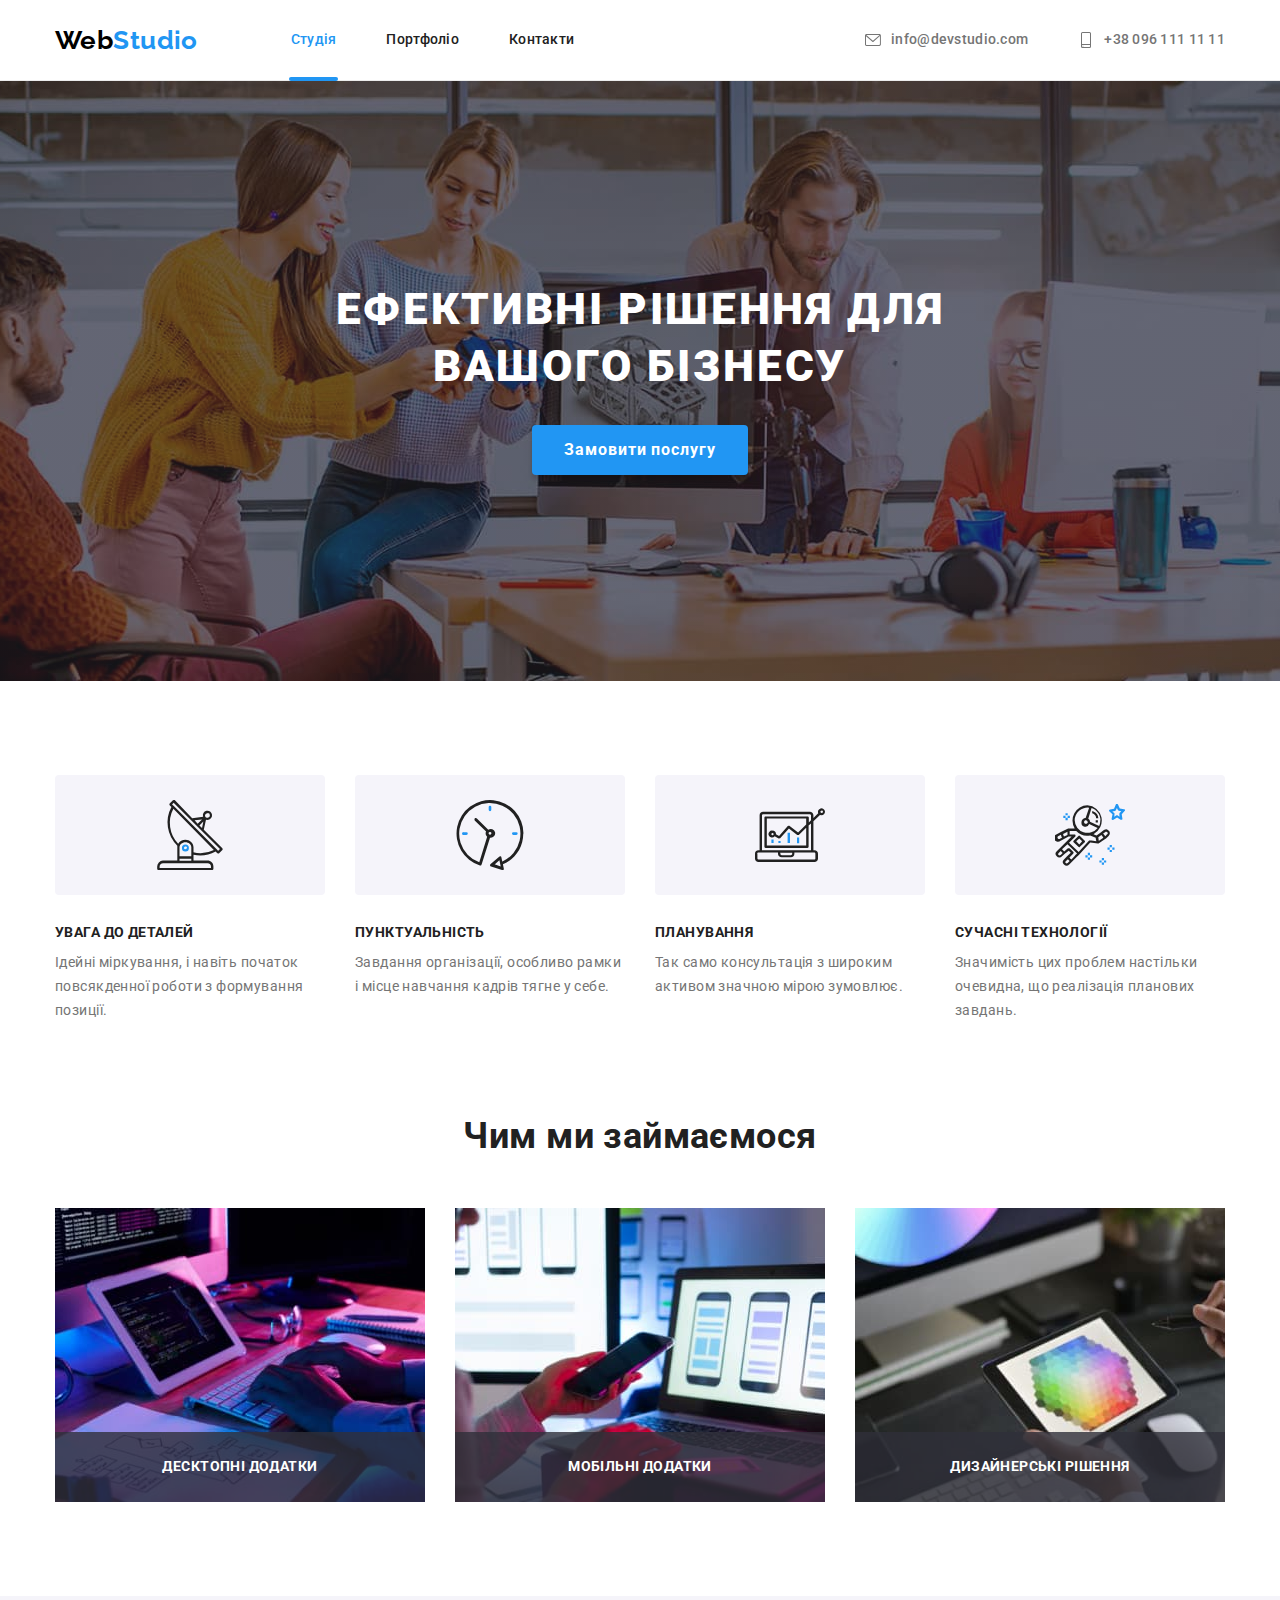
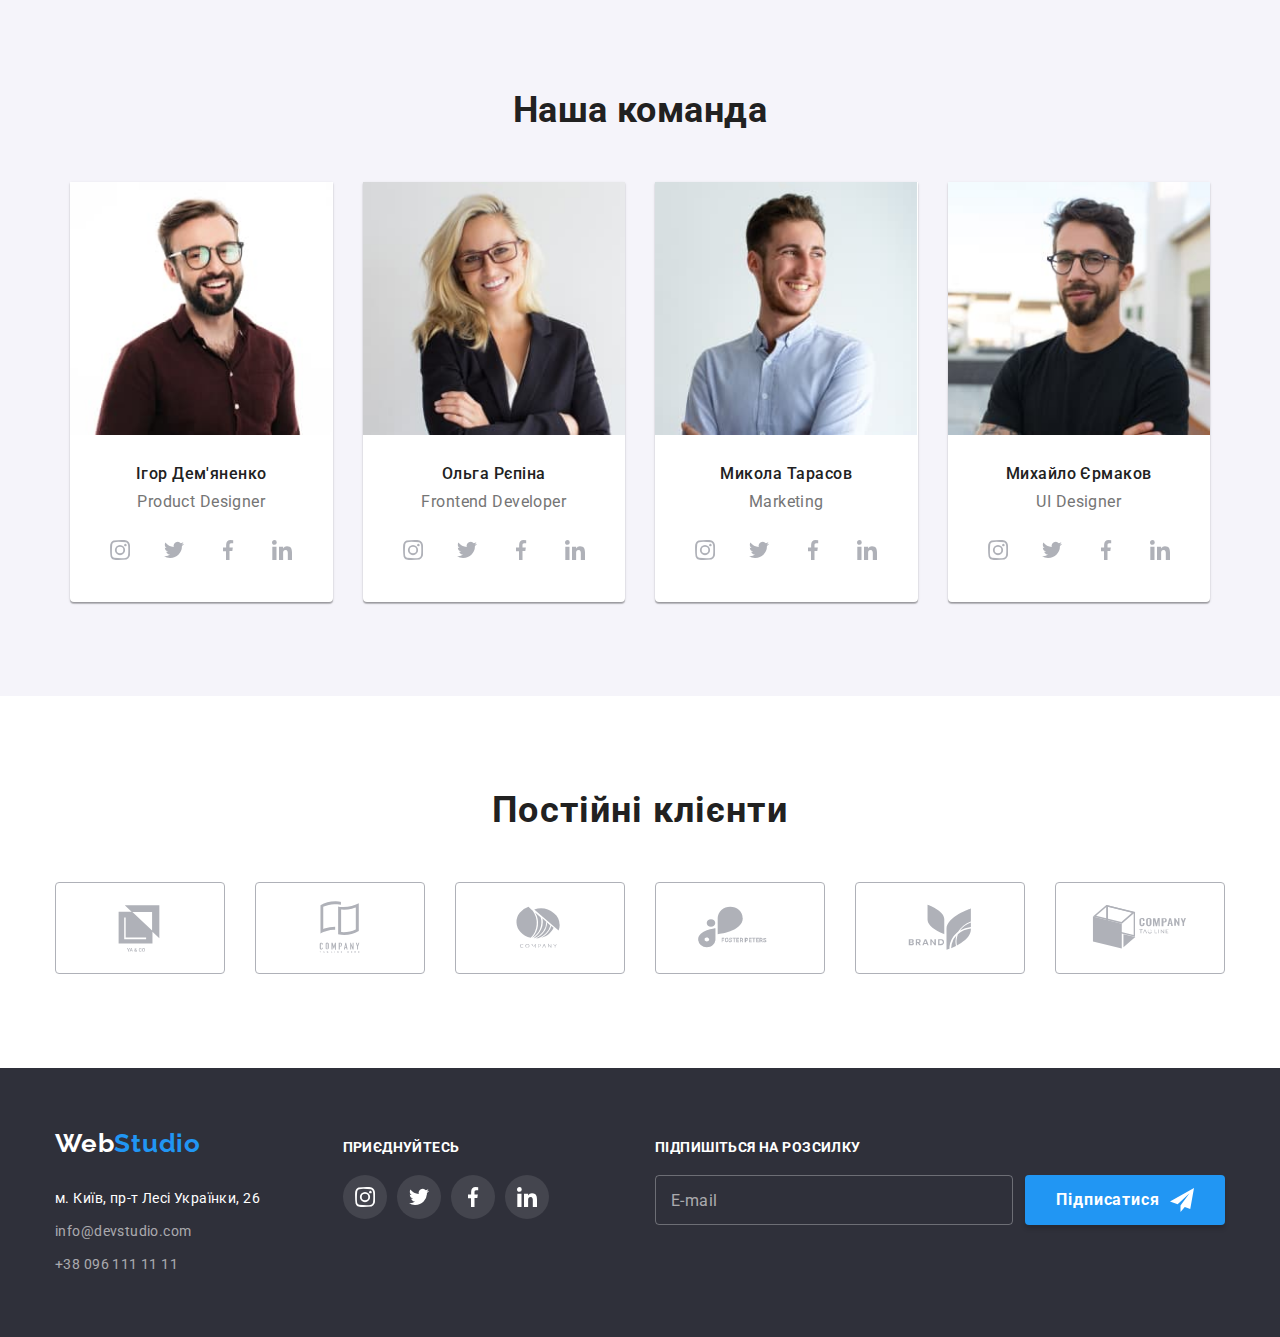
<file: index.html>
<!DOCTYPE html>
<html lang="uk">

<head>
  <meta charset="UTF-8" />
  <meta http-equiv="X-UA-Compatible" content="IE=edge" />
  <meta name="viewport" content="width=device-width, initial-scale=1.0" />
  <title>Document</title>
  <link href="https://fonts.googleapis.com/css2?family=Raleway:wght@700&family=Roboto:wght@400;500;700;900&display=swap"
    rel="stylesheet" />
  <link rel="stylesheet"
    href="https://cdnjs.cloudflare.com/ajax/libs/modern-normalize/1.1.0/modern-normalize.min.css" />

  <link rel="stylesheet" href="./css/styles.css" />
  <link rel="stylesheet" href="./css/main.min.css" />
</head>

<body>
  <header class="header">
    <div class="container header-nav">
      <nav class="nav">
        <a href="./index.html" class="nav__logo logo"><span class="nav__logo--web">Web</span>Studio</a>
        <ul class="nav__list">
          <li class="nav__item list"><a class="nav__link nav__link--active" href="./index.html">Студія</a>
          </li>
          <li class="nav__item list"><a class="nav__link" href="./portfolio.html">Портфоліо</a></li>
          <li class="nav__item list"><a class="nav__link" href="">Контакти</a></li>
        </ul>
      </nav>

      <ul class="contacts">
        <li class="contacts__item list">
          <a class="contacts__link" href="mailto:info@devstudio.com">
            <svg class="contacts__icon">
              <use href="./images/icons.svg#icon-email"></use>
            </svg>
            info@devstudio.com
          </a>
        </li>
        <li class="contacts__item list">
          <a class="contacts__link" href="tel:+380961111111">
            <svg class="contacts__icon">
              <use href="./images/icons.svg#icon-smartphone"></use>
            </svg>
            +38 096 111 11 11
          </a>
        </li>
      </ul>
    </div>

    <div class="container mobile-nav">
      <a href="./index.html" class="mobile-nav__logo logo"><span class="nav__logo--web">Web</span>Studio</a>
      <button type="button" class="mobile-nav__btn mobile-nav__btn--burger js-open-menu" aria-expanded="false"
        aria-controls="mobile-menu">
        <svg class="mobile-nav__icon" width="40" height="40">
          <use href="./images/icons.svg#icon-menu"></use>
        </svg>
      </button>
      <div class="mobile-nav__modal menu-container js-menu-container" id="mobile-menu">
        <ul class="mobile-nav__list mobile-menu">
          <li class="mobile-nav__item list">
            <a class="mobile-nav__link" href="./index.html">Студія</a>
          </li>
          <li class="mobile-nav__item list">
            <a class="mobile-nav__link" href="./portfolio.html">Портфоліо</a>
          </li>
          <li class="mobile-nav__item list">
            <a class="mobile-nav__link" href="#">Контакти</a>
          </li>
        </ul>
        <div class="mobile-nav__contacts tel-contacts">
          <ul class="tel-contacts__list">
            <li class="tel-contacts__item list">
              <a class="tel-contacts__link tel-contacts__link--tel" href="#">+38 096 111 11 11</a>
            </li>
            <li class="tel-contacts__item list">
              <a class="tel-contacts__link tel-contacts__link--mail" href="#">info@devstudio.com</a>
            </li>
          </ul>
          <ul class="tel-contacts__socials socials-nav">
            <li class="socials-nav__item list">
              <a class="socials-nav__link" href="#">Instagram</a>
            </li>
            <li class="socials-nav__item list">
              <a class="socials-nav__link" href="#">Twitter</a>
            </li>
            <li class="socials-nav__item list">
              <a class="socials-nav__link" href="#">Facebook</a>
            </li>
            <li class="socials-nav__item list">
              <a class="socials-nav__link" href="#">LinkedIn</a>
            </li>
          </ul>
        </div>

        <button type="button" class="mobile-nav__btn mobile-nav__btn--close js-close-menu">
          <svg class="mobile-nav__close-icon" width="40" height="40">
            <use href="./images/icons.svg#icon-closs"></use>
          </svg>
        </button>
      </div>
    </div>
  </header>

  <main>
    <section class="hero section">
      <div class="container">
        <h1 class="hero__text">Ефективні рішення для вашого бізнесу</h1>
        <button type="button" class="hero__button" data-modal-open>
          Замовити послугу
        </button>
      </div>
    </section>

    <section class="section no-pading">
      <div class="container benefits">
        <h2 class="visually-hidden">Переваги</h2>

        <ul class="benefits__box list">
          <li class="benefits__element">
            <div class="benefits__icons">
              <svg class="benefits__icon" width="70" height="70">
                <use href="./images/icons.svg#icon-nlo"></use>
              </svg>
            </div>
            <h3 class="benefits__name">Увага до деталей</h3>
            <p class="benefits__text">
              Ідейні міркування, і навіть початок повсякденної роботи з
              формування позиції.
            </p>
          </li>
          <li class="benefits__element">
            <div class="benefits__icons">
              <svg class="benefits__icon" width="70" height="70">
                <use href="./images/icons.svg#icon-clock"></use>
              </svg>
            </div>
            <h3 class="benefits__name">Пунктуальність</h3>
            <p class="benefits__text">
              Завдання організації, особливо рамки і місце навчання кадрів
              тягне у себе.
            </p>
          </li>
          <li class="benefits__element">
            <div class="benefits__icons">
              <svg class="benefits__icon" width="70" height="70">
                <use href="./images/icons.svg#icon-diagram"></use>
              </svg>
            </div>
            <h3 class="benefits__name">Планування</h3>
            <p class="benefits__text">
              Так само консультація з широким активом значною мірою зумовлює.
            </p>
          </li>
          <li class="benefits__element">
            <div class="benefits__icons">
              <svg class="benefits__icon" width="70" height="70">
                <use href="./images/icons.svg#icon-astronaut"></use>
              </svg>
            </div>
            <h3 class="benefits__name">Сучасні технології</h3>
            <p class="benefits__text">
              Значимість цих проблем настільки очевидна, що реалізація
              планових завдань.
            </p>
          </li>
        </ul>
      </div>
    </section>

    <section class="section ">
      <div class="container work">
        <h2 class="work__title">Чим ми займаємося</h2>
        <ul class="work__menu list">
          <li class="work__images">
            <img srcset="./images/work/work1.jpg 1x, ./images/work/work1@2x.jpg 2x" src="./images/work/work1.jpg"
              alt="процес програмування" width="370" height="294">
            <div class="work__text">Десктопні додатки</div>
          </li>
          <li class="work__images">
            <img srcset="./images/work/work2.jpg 1x, ./images/work/work2@2x.jpg 2x" src="./images/work/work2.jpg"
              alt="процес програмування" width="370" height="294">
            <div class="work__text">Мобільні додатки</div>
          </li>
          <li class="work__images">
            <img srcset="./images/work/work3.jpg 1x, ./images/work/work3@2x.jpg 2x" src="./images/work/work3.jpg"
              alt="процес програмування" width="370" height="294">
            <div class="work__text">Дизайнерські рішення</div>
          </li>
        </ul>
      </div>
    </section>

    <section class="team section">
      <div class="container">
        <h2 class="team__title">Наша команда</h2>

        <ul class="team__menu list">

          <li class="team__images">
            <picture>
              <source
                srcset="./images/team/product-designer-desctop.jpg 1x, ./images/team/product-designer-desctop@2x.jpg 2x"
                media="(min-width: 1200px)">
              <source
                srcset="./images/team/product-designer-tablet.jpg 1x, ./images/team/product-designer-tablet@2x.jpg 2x"
                media="(min-width: 768px)">
              <source
                srcset="./images/team/product-designer-mobile.jpg 1x, ./images/team/product-designer-mobile@2x.jpg 2x"
                media="(max-width: 767px)">
              <img class="team__image" src="./images/team/product-designer-mobile@2x.jpg" alt="фото Ігора Дем'яненко">
            </picture>
            <div class="team__box">
              <h3 class="team__name">Ігор Дем'яненко</h3>
              <p class="team__work">Product Designer</p>

              <div class="icons">
                <ul class="icons__box">
                  <li class="icons__images">
                    <a href="" class="icons__link">
                      <svg width="20" height="20">
                        <use href="./images/icons.svg#icon-instagram" class="o"></use>
                      </svg>
                    </a>
                  </li>
                  <li class="icons__images">
                    <a href="" class="icons__link">
                      <svg width="20" height="20">
                        <use href="./images/icons.svg#icon-twitter" class="o"></use>
                      </svg>
                    </a>
                  </li>
                  <li class="icons__images">
                    <a href="" class="icons__link">
                      <svg width="20" height="20">
                        <use href="./images/icons.svg#icon-facebook" class="o"></use>
                      </svg>
                    </a>
                  </li>
                  <li class="icons__images">
                    <a href="" class="icons__link">
                      <svg width="20" height="20">
                        <use href="./images/icons.svg#icon-linkedin" class="o"></use>
                      </svg>
                    </a>
                  </li>
                </ul>
              </div>
            </div>
          </li>
          <li class="team__images">
            <picture>
              <source
                srcset="./images/team/frontend-developer-desctop.jpg 1x, ./images/team/frontend-developer-desctop@2x.jpg 2x"
                media="(min-width: 1200px)">
              <source
                srcset="./images/team/frontend-developer-tablet.jpg 1x, ./images/team/frontend-developer-tablet@2x.jpg 2x"
                media="(min-width: 768px)">
              <source
                srcset="./images/team/frontend-developer-mobile.jpg 1x, ./images/team/frontend-developer-mobile@2x.jpg 2x"
                media="(max-width: 767px)">
              <img class="team__image" src="./images/team/frontend-developer-mobile@2x.jpg" alt="фото Ігора Дем'яненко">
            </picture>
            <div class="team__box">
              <h3 class="team__name">Ольга Рєпіна</h3>
              <p class="team__work">Frontend Developer</p>

              <div class="icons">
                <ul class="icons__box">
                  <li class="icons__images">
                    <a href="" class="icons__link">
                      <svg width="20" height="20">
                        <use href="./images/icons.svg#icon-instagram" class="o"></use>
                      </svg>
                    </a>
                  </li>
                  <li class="icons__images">
                    <a href="" class="icons__link">
                      <svg width="20" height="20">
                        <use href="./images/icons.svg#icon-twitter" class="o"></use>
                      </svg>
                    </a>
                  </li>
                  <li class="icons__images">
                    <a href="" class="icons__link">
                      <svg width="20" height="20">
                        <use href="./images/icons.svg#icon-facebook" class="o"></use>
                      </svg>
                    </a>
                  </li>
                  <li class="icons__images">
                    <a href="" class="icons__link">
                      <svg width="20" height="20">
                        <use href="./images/icons.svg#icon-linkedin" class="o"></use>
                      </svg>
                    </a>
                  </li>
                </ul>
              </div>
            </div>
          </li>
          <li class="team__images">
            <picture>
              <source srcset="./images/team/marketing-desctop.jpg 1x, ./images/team/marketing-desctop@2x.jpg 2x"
                media="(min-width: 1200px)">
              <source srcset="./images/team/marketingr-tablet.jpg 1x, ./images/team/marketing-tablet@2x.jpg 2x"
                media="(min-width: 768px)">
              <source srcset="./images/team/marketing-mobile.jpg 1x, ./images/team/marketing-mobile@2x.jpg 2x"
                media="(max-width: 767px)">
              <img class="team__image" src="./images/team/marketing-mobile@2x.jpg" alt="фото Ігора Дем'яненко">
            </picture>
            <div class="team__box">
              <h3 class="team__name">Микола Тарасов</h3>
              <p class="team__work">Marketing</p>
              <div class="icons">
                <ul class="icons__box">
                  <li class="icons__images">
                    <a href="" class="icons__link">
                      <svg width="20" height="20">
                        <use href="./images/icons.svg#icon-instagram" class="o"></use>
                      </svg>
                    </a>
                  </li>
                  <li class="icons__images">
                    <a href="" class="icons__link">
                      <svg width="20" height="20">
                        <use href="./images/icons.svg#icon-twitter" class="o"></use>
                      </svg>
                    </a>
                  </li>
                  <li class="icons__images">
                    <a href="" class="icons__link">
                      <svg width="20" height="20">
                        <use href="./images/icons.svg#icon-facebook" class="o"></use>
                      </svg>
                    </a>
                  </li>
                  <li class="icons__images">
                    <a href="" class="icons__link">
                      <svg width="20" height="20">
                        <use href="./images/icons.svg#icon-linkedin" class="o"></use>
                      </svg>
                    </a>
                  </li>
                </ul>
              </div>
            </div>
          </li>
          <li class="team__images">
            <picture>
              <source srcset="./images/team/designer-desctop.jpg 1x, ./images/team/designer-desctop@2x.jpg 2x"
                media="(min-width: 1200px)">
              <source srcset="./images/team/designer-tablet.jpg 1x, ./images/team/designer-tablet@2x.jpg 2x"
                media="(min-width: 768px)">
              <source srcset="./images/team/designer-mobile.jpg 1x, ./images/team/designer-mobile@2x.jpg 2x"
                media="(max-width: 767px)">
              <img class="team__image" src="./images/team/designer-mobile@2x.jpg" alt="фото Ігора Дем'яненко">
            </picture>
            <div class="team__box">
              <h3 class="team__name">Михайло Єрмаков</h3>
              <p class="team__work">UI Designer</p>

              <div class="icons">
                <ul class="icons__box">
                  <li class="icons__images">
                    <a href="" class="icons__link">
                      <svg width="20" height="20">
                        <use href="./images/icons.svg#icon-instagram" class="o"></use>
                      </svg>
                    </a>
                  </li>
                  <li class="icons__images">
                    <a href="" class="icons__link">
                      <svg width="20" height="20">
                        <use href="./images/icons.svg#icon-twitter" class="o"></use>
                      </svg>
                    </a>
                  </li>
                  <li class="icons__images">
                    <a href="" class="icons__link">
                      <svg width="20" height="20">
                        <use href="./images/icons.svg#icon-facebook" class="o"></use>
                      </svg>
                    </a>
                  </li>
                  <li class="icons__images">
                    <a href="" class="icons__link">
                      <svg width="20" height="20">
                        <use href="./images/icons.svg#icon-linkedin" class="o"></use>
                      </svg>
                    </a>
                  </li>
                </ul>
              </div>
            </div>
          </li>
        </ul>
      </div>
    </section>

    <section class="section">
      <div class="clients container">
        <h2 class="clients__title">Постійні клієнти</h2>
        <ul class="clients__box">
          <li class="clients__element list">
            <a class="clients__link" href="">
              <svg class="clients__icon" width="106" height="60">
                <use href="./images/icons.svg#icon-logo1"></use>
              </svg></a>
          </li>
          <li class="clients__element list">
            <a class="clients__link" href="">
              <svg class="clients__icon" width="106" height="60">
                <use href="./images/icons.svg#icon-logo2"></use>
              </svg></a>
          </li>
          <li class="clients__element list">
            <a class="clients__link" href="">
              <svg class="clients__icon" width="106" height="60">
                <use href="./images/icons.svg#icon-logo3"></use>
              </svg></a>
          </li>
          <li class="clients__element list">
            <a class="clients__link" href="">
              <svg class="clients__icon" width="106" height="60">
                <use href="./images/icons.svg#icon-logo4"></use>
              </svg></a>
          </li>
          <li class="clients__element list">
            <a class="clients__link" href="">
              <svg class="clients__icon" width="106" height="60">
                <use href="./images/icons.svg#icon-logo5"></use>
              </svg></a>
          </li>
          <li class="clients__element list">
            <a class="clients__link" href="">
              <svg class="clients__icon" width="106" height="60">
                <use href="./images/icons.svg#icon-logo6"></use>
              </svg></a>
          </li>
        </ul>
      </div>
    </section>
  </main>

  <footer class="footer">
    <div class="container footer__container">
      <div class="footer__logo">
        <a href="./index.html" class="footer__link logo"><span class="footer__web">Web</span>Studio</a>
        <address>
          <ul class="footer__adress list">
            <li class="footer__item">
              <a href="#" class="footer__map">м. Київ, пр-т Лесі Українки, 26</a>
            </li>
            <li class="footer__item">
              <a href="mailto:info@devstudio.com" class="footer__link-email">info@devstudio.com</a>
            </li>
            <li class="footer__item">
              <a href="tel:+380961111111" class="footer__link-tel">+38 096 111 11 11</a>
            </li>
          </ul>
        </address>
      </div>

      <div class="social-container">
        <p class="social__title">приєднуйтесь</p>

        <ul class="social">
          <li class="social__item">
            <a href="" class="social__link">
              <svg width="20" height="20">
                <use href="./images/icons.svg#icon-instagram" class="o"></use>
              </svg>
            </a>
          </li>
          <li class="social__item">
            <a href="" class="social__link">
              <svg width="20" height="20">
                <use href="./images/icons.svg#icon-twitter" class="o"></use>
              </svg>
            </a>
          </li>
          <li class="social__item">
            <a href="" class="social__link">
              <svg width="20" height="20">
                <use href="./images/icons.svg#icon-facebook" class="o"></use>
              </svg>
            </a>
          </li>
          <li class="social__item">
            <a href="" class="social__link">
              <svg width="20" height="20">
                <use href="./images/icons.svg#icon-linkedin" class="o"></use>
              </svg>
            </a>
          </li>
        </ul>
      </div>

      <div class="footer__form">
        <p class="footer__title">Підпишіться на розсилку</p>
        <form class="footer__box">
          <label for="E-mail" class="footer__label"></label>
          <input type="email" class="footer__input" name="E-mail" id="E-mail" placeholder="E-mail" />
          <button type="submit" class="footer__button">
            Підписатися
            <svg width="24" height="24">
              <use href="./images/icons.svg#icon-send" class="o"></use>
            </svg>
          </button>
        </form>
      </div>
    </div>
  </footer>

  <!-- модальне вікно -->
  <div class="backdrop is-hidden" data-modal>
    <div class="modal">
      <button class="modal__button" data-modal-close>
        <svg class="modal__icon">
          <use href="./images/icons.svg#icon-close"></use>
        </svg>
      </button>

      <form class="form">
        <p class="form__title">Залиште свої дані, ми вам передзвонимо</p>

        <div class="form__field">
          <label for="name" class="form__label">Ім'я</label>
          <div class="form__control">
            <input type="text" name="name" id="name" class="form__input" />
            <svg class="form__icon" width="12" height="12">
              <use href="./images/icons.svg#icon-person"></use>
            </svg>
          </div>
        </div>
        <div class="form__field">
          <label for="tel" class="form__label">Телефон</label>
          <div class="form__control">
            <input type="tel" name="tel" id="tel" class="form__input" />
            <svg class="form__icon" width="12" height="12">
              <use href="./images/icons.svg#icon-phone"></use>
            </svg>
          </div>
        </div>
        <div class="form__field">
          <label for="mail" class="form__label">Пошта</label>
          <div class="form__control">
            <input type="email" name="mail" id="mail" class="form__input" />
            <svg class="form__icon" width="12" height="12">
              <use href="./images/icons.svg#icon-email-black"></use>
            </svg>
          </div>
        </div>
        <div class="form__field">
          <label for="comment" class="form__label">Коментар</label>
          <textarea class="form__comment" name="comment" placeholder="Введіть текст" id="comment"></textarea>
        </div>

        <!-- /* Чекбокс */ -->
        <div class="checkbox">
          <label class="checkbox__label">
            <input class="checkbox__input" type="checkbox" name="checkbox" value="checkbox" id="checkbox" />
            <span class="checkbox__icon"></span>
            <span class="checkbox__icon--blue"></span>Погоджуюся з розсилкою
            та приймаю
            <a href="" class="checkbox__clic">Умови договору</a>
          </label>
        </div>
        <div>
          <button class="checkbox__button" type="submit">Відправити</button>
        </div>
      </form>
    </div>
  </div>
  <script src="./js/modal.js"></script>
  <script defer src="./js/mobile-menu.js"></script>
</body>

</html>
</file>
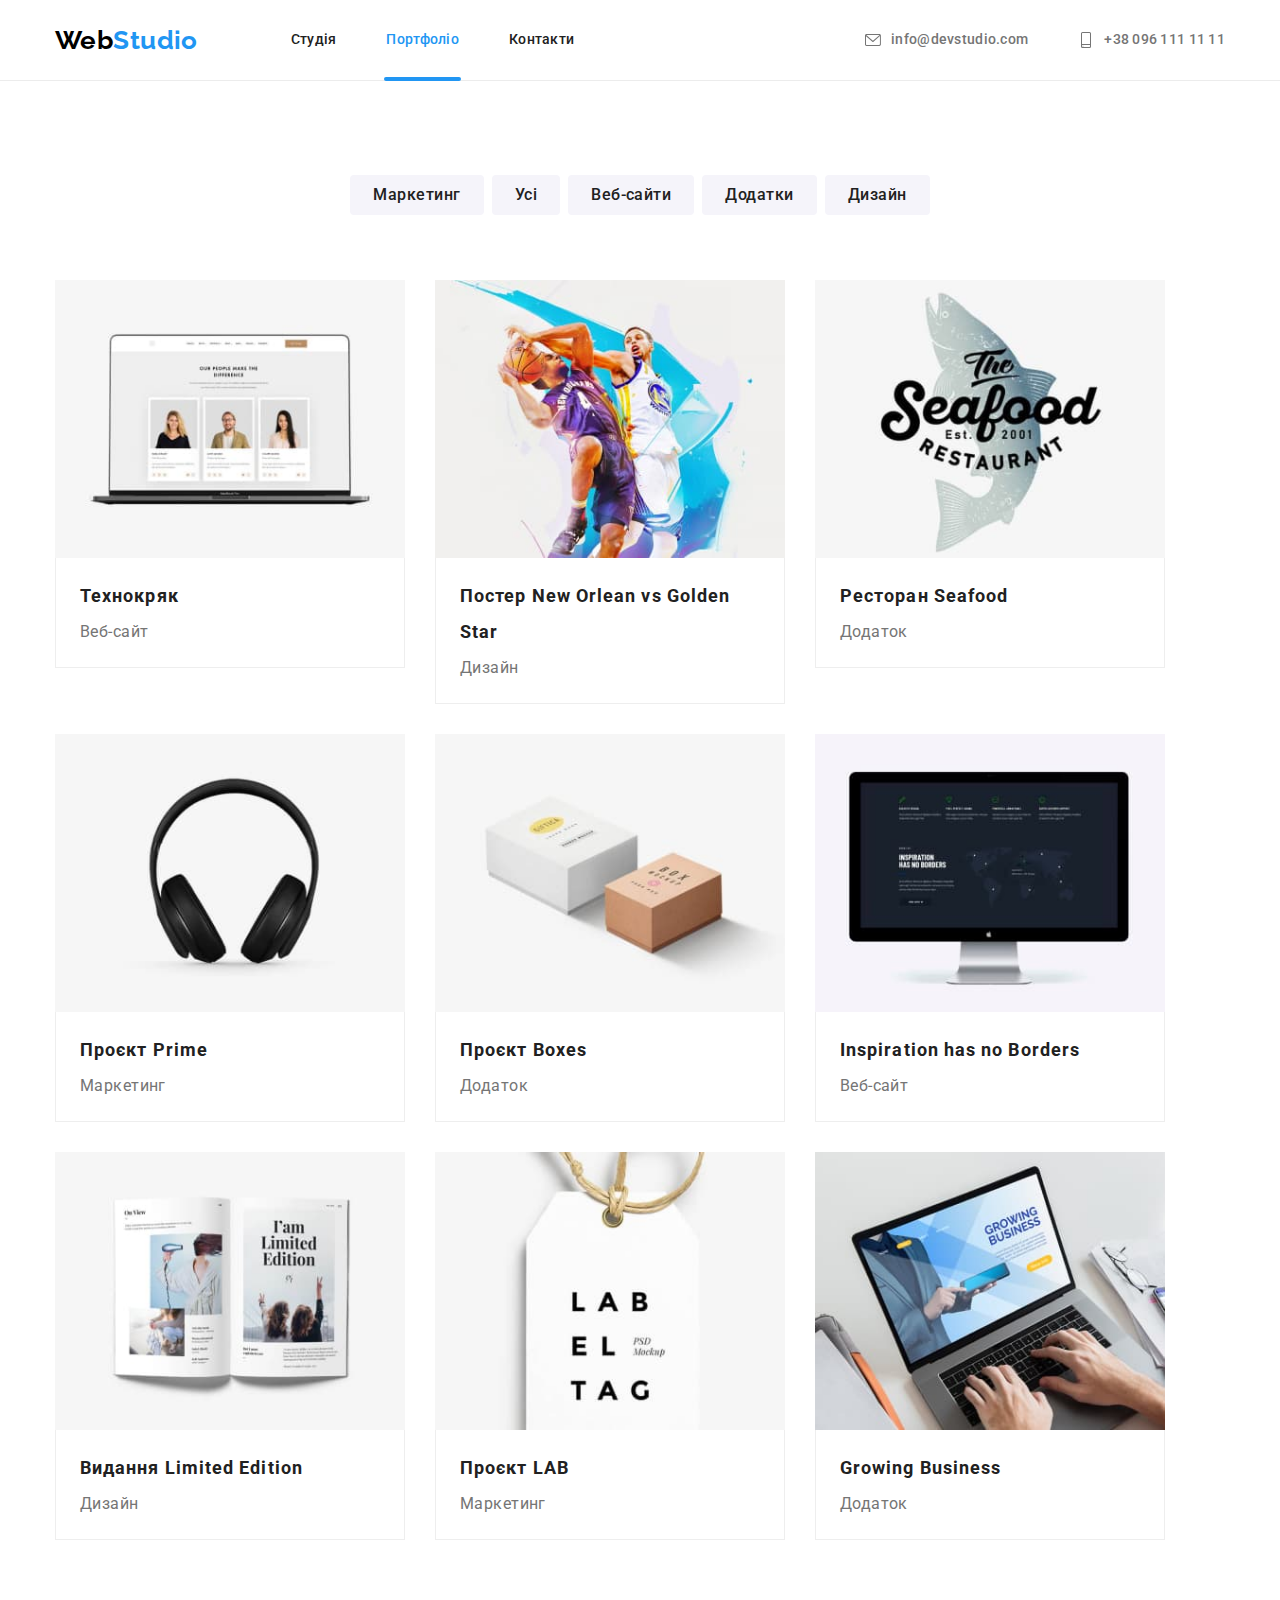
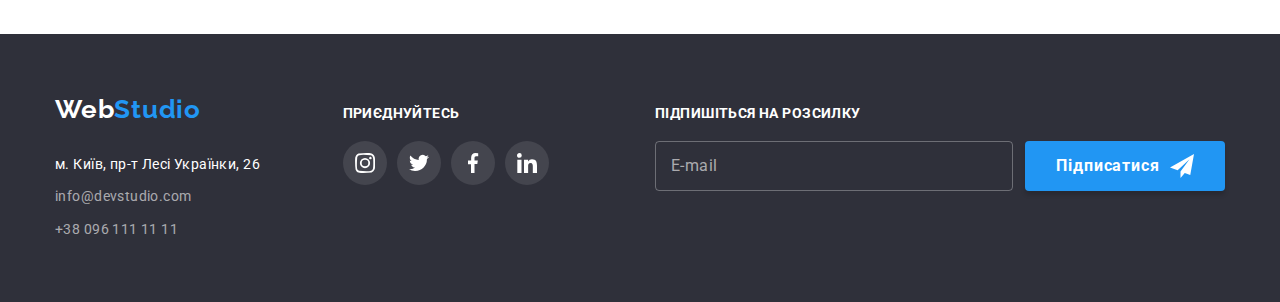
<file: portfolio.html>
<!DOCTYPE html>
<html lang="uk">

<head>
  <meta charset="UTF-8" />
  <meta http-equiv="X-UA-Compatible" content="IE=edge" />
  <meta name="viewport" content="width=device-width, initial-scale=1.0" />
  <title>Document</title>

  <link href="https://fonts.googleapis.com/css2?family=Raleway:wght@700&family=Roboto:wght@400;500;700;900&display=swap"
    rel="stylesheet" />

  <link rel="stylesheet"
    href="https://cdnjs.cloudflare.com/ajax/libs/modern-normalize/1.1.0/modern-normalize.min.css" />

  <link rel="stylesheet" href="./css/styles.css" />
  <link rel="stylesheet" href="./css/main.min.css">
</head>

<body>
  <header class="header">
    <div class="container header-nav">
      <nav class="nav">
        <a href="./index.html" class="nav__logo logo"><span class="nav__logo--web">Web</span>Studio</a>
        <ul class="nav__list">
          <li class="nav__item list"><a class="nav__link" href="./index.html">Студія</a>
          </li>
          <li class="nav__item list"><a class="nav__link nav__link--active" href="./portfolio.html">Портфоліо</a></li>
          <li class="nav__item list"><a class="nav__link" href="">Контакти</a></li>
        </ul>
      </nav>

      <ul class="contacts">
        <li class="contacts__item list">
          <a class="contacts__link" href="mailto:info@devstudio.com">
            <svg class="contacts__icon">
              <use href="./images/icons.svg#icon-email"></use>
            </svg>
            info@devstudio.com
          </a>
        </li>
        <li class="contacts__item list">
          <a class="contacts__link" href="tel:+380961111111">
            <svg class="contacts__icon">
              <use href="./images/icons.svg#icon-smartphone"></use>
            </svg>
            +38 096 111 11 11
          </a>
        </li>
      </ul>
    </div>

    <div class="container mobile-nav">
      <a href="./index.html" class="mobile-nav__logo logo"><span class="nav__logo--web">Web</span>Studio</a>
      <button type="button" class="mobile-nav__btn mobile-nav__btn--burger js-open-menu" aria-expanded="false"
        aria-controls="mobile-menu">
        <svg class="mobile-nav__icon" width="40" height="40">
          <use href="./images/icons.svg#icon-menu"></use>
        </svg>
      </button>
      <div class="mobile-nav__modal menu-container js-menu-container" id="mobile-menu">
        <ul class="mobile-nav__list mobile-menu">
          <li class="mobile-nav__item list">
            <a class="mobile-nav__link" href="./index.html">Студія</a>
          </li>
          <li class="mobile-nav__item list">
            <a class="mobile-nav__link" href="./portfolio.html">Портфоліо</a>
          </li>
          <li class="mobile-nav__item list">
            <a class="mobile-nav__link" href="#">Контакти</a>
          </li>
        </ul>
        <div class="mobile-nav__contacts tel-contacts">
          <ul class="tel-contacts__list">
            <li class="tel-contacts__item list">
              <a class="tel-contacts__link tel-contacts__link--tel" href="#">+38 096 111 11 11</a>
            </li>
            <li class="tel-contacts__item list">
              <a class="tel-contacts__link tel-contacts__link--mail" href="#">info@devstudio.com</a>
            </li>
          </ul>
          <ul class="tel-contacts__socials socials-nav">
            <li class="socials-nav__item list">
              <a class="socials-nav__link" href="#">Instagram</a>
            </li>
            <li class="socials-nav__item list">
              <a class="socials-nav__link" href="#">Twitter</a>
            </li>
            <li class="socials-nav__item list">
              <a class="socials-nav__link" href="#">Facebook</a>
            </li>
            <li class="socials-nav__item list">
              <a class="socials-nav__link" href="#">LinkedIn</a>
            </li>
          </ul>
        </div>

        <button type="button" class="mobile-nav__btn mobile-nav__btn--close js-close-menu">
          <svg class="mobile-nav__close-icon" width="40" height="40">
            <use href="./images/icons.svg#icon-closs"></use>
          </svg>
        </button>
      </div>
    </div>
  </header>

  <main>
    <section class="section">
      <div class="container">
        <h1 class="visually-hidden">Портфоліо</h1>
        <ul class="portfolio list">
          <li class="portfolio__item">
            <button type="button" class="portfolio__button">Усі</button>
          </li>
          <li class="portfolio__item">
            <button type="button" class="portfolio__button">Веб-сайти</button>
          </li>
          <li class="portfolio__item">
            <button type="button" class="portfolio__button">Додатки</button>
          </li>
          <li class="portfolio__item">
            <button type="button" class="portfolio__button">Дизайн</button>
          </li>
          <li class="portfolio__item">
            <button type="button" class="portfolio__button">Маркетинг</button>
          </li>
        </ul>

        <ul class="portfolio__box list">
          <li class="portfolio__element">
            <a href="">
              <div class="portfolio__thumb">
                <img src="./images/portfolio1.jpg" alt="web-site" width="370" height="294" />
                <div class="portfolio__name">
                  <p class="portfolio__text">
                    Ресурс пропонує комплексні пропозиції з різним рівнем
                    функціоналу та сервісів. Все це дозволить відвідувачу
                    отримати вичерпні відомості про компанію чи приватну
                    особу.
                  </p>
                </div>
              </div>
              <div class="portfolio__container">
                <h2 class="portfolio__title">Технокряк</h2>
                <p class="portfolio__info">Веб-сайт</p>
              </div>
            </a>
          </li>
          <li class="portfolio__element">
            <a href="">
              <div class="portfolio__thumb">
                <img src="./images/portfolio2.jpg" alt="design" width="370" height="294" />
                <div class="portfolio__name">
                  <p class="portfolio__text">
                    Ресурс пропонує комплексні пропозиції з різним рівнем
                    функціоналу та сервісів. Все це дозволить відвідувачу
                    отримати вичерпні відомості про компанію чи приватну
                    особу.
                  </p>
                </div>
              </div>
              <div class="portfolio__container">
                <h2 class="portfolio__title">Постер New Orlean vs Golden Star</h2>
                <p class="portfolio__info">Дизайн</p>
              </div>
            </a>
          </li>
          <li class="portfolio__element">
            <a href="">
              <div class="portfolio__thumb">
                <img src="./images/portfolio3.jpg" alt="addition" width="370" height="294" />
                <div class="portfolio__name">
                  <p class="portfolio__text">
                    Ресурс пропонує комплексні пропозиції з різним рівнем
                    функціоналу та сервісів. Все це дозволить відвідувачу
                    отримати вичерпні відомості про компанію чи приватну
                    особу.
                  </p>
                </div>
              </div>
              <div class="portfolio__container">
                <h2 class="portfolio__title">Ресторан Seafood</h2>
                <p class="portfolio__info">Додаток</p>
              </div>
            </a>
          </li>
          <li class="portfolio__element">
            <a href="">
              <div class="portfolio__thumb">
                <img src="./images/portfolio4.jpg" alt="marketing" width="370" height="294" />
                <div class="portfolio__name">
                  <p class="portfolio__text">
                    Ресурс пропонує комплексні пропозиції з різним рівнем
                    функціоналу та сервісів. Все це дозволить відвідувачу
                    отримати вичерпні відомості про компанію чи приватну
                    особу.
                  </p>
                </div>
              </div>
              <div class="portfolio__container">
                <h2 class="portfolio__title">Проєкт Prime</h2>
                <p class="portfolio__info">Маркетинг</p>
              </div>
            </a>
          </li>
          <li class="portfolio__element">
            <a href="">
              <div class="portfolio__thumb">
                <img src="./images/portfolio5.jpg" alt="addition" width="370" height="294" />
                <div class="portfolio__name">
                  <p class="portfolio__text">
                    Ресурс пропонує комплексні пропозиції з різним рівнем
                    функціоналу та сервісів. Все це дозволить відвідувачу
                    отримати вичерпні відомості про компанію чи приватну
                    особу.
                  </p>
                </div>
              </div>
              <div class="portfolio__container">
                <h2 class="portfolio__title">Проєкт Boxes</h2>
                <p class="portfolio__info">Додаток</p>
              </div>
            </a>
          </li>
          <li class="portfolio__element">
            <a href="">
              <div class="portfolio__thumb">
                <img src="./images/portfolio6.jpg" alt="web-site" width="370" height="294" />
                <div class="portfolio__name">
                  <p class="portfolio__text">
                    Ресурс пропонує комплексні пропозиції з різним рівнем
                    функціоналу та сервісів. Все це дозволить відвідувачу
                    отримати вичерпні відомості про компанію чи приватну
                    особу.
                  </p>
                </div>
              </div>
              <div class="portfolio__container">
                <h2 class="portfolio__title">Inspiration has no Borders</h2>
                <p class="portfolio__info">Веб-сайт</p>
              </div>
            </a>
          </li>
          <li class="portfolio__element">
            <a href="">
              <div class="portfolio__thumb">
                <img src="./images/portfolio7.jpg" alt="design" width="370" height="294" />
                <div class="portfolio__name">
                  <p class="portfolio__text">
                    Ресурс пропонує комплексні пропозиції з різним рівнем
                    функціоналу та сервісів. Все це дозволить відвідувачу
                    отримати вичерпні відомості про компанію чи приватну
                    особу.
                  </p>
                </div>
              </div>
              <div class="portfolio__container">
                <h2 class="portfolio__title">Видання Limited Edition</h2>
                <p class="portfolio__info">Дизайн</p>
              </div>
            </a>
          </li>
          <li class="portfolio__element">
            <a href="">
              <div class="portfolio__thumb">
                <img src="./images/portfolio8.jpg" alt="marketing" width="370" height="294" />
                <div class="portfolio__name">
                  <p class="portfolio__text">
                    Ресурс пропонує комплексні пропозиції з різним рівнем
                    функціоналу та сервісів. Все це дозволить відвідувачу
                    отримати вичерпні відомості про компанію чи приватну
                    особу.
                  </p>
                </div>
              </div>
              <div class="portfolio__container">
                <h2 class="portfolio__title">Проєкт LAB</h2>
                <p class="portfolio__info">Маркетинг</p>
              </div>
            </a>
          </li>
          <li class="portfolio__element">
            <a href="">
              <div class="portfolio__thumb">
                <img src="./images/portfolio9.jpg" alt="addition" width="370" height="294" />
                <div class="portfolio__name">
                  <p class="portfolio__text">
                    Ресурс пропонує комплексні пропозиції з різним рівнем
                    функціоналу та сервісів. Все це дозволить відвідувачу
                    отримати вичерпні відомості про компанію чи приватну
                    особу.
                  </p>
                </div>
              </div>
              <div class="portfolio__container">
                <h2 class="portfolio__title">Growing Business</h2>
                <p class="portfolio__info">Додаток</p>
              </div>
            </a>
          </li>
        </ul>
      </div>
    </section>
  </main>

  <footer class="footer">
    <div class="container footer__container">
      <div class="footer__logo">
        <a href="./index.html" class="footer__link logo"><span class="footer__web">Web</span>Studio</a>
        <address>
          <ul class="footer__adress list">
            <li class="footer__item">
              <a href="#" class="footer__map">м. Київ, пр-т Лесі Українки, 26</a>
            </li>
            <li class="footer__item">
              <a href="mailto:info@devstudio.com" class="footer__link-email">info@devstudio.com</a>
            </li>
            <li class="footer__item">
              <a href="tel:+380961111111" class="footer__link-tel">+38 096 111 11 11</a>
            </li>
          </ul>
        </address>
      </div>

      <div class="social-container">
        <p class="social__title">приєднуйтесь</p>

        <ul class="social">
          <li class="social__item">
            <a href="" class="social__link">
              <svg width="20" height="20">
                <use href="./images/icons.svg#icon-instagram" class="o"></use>
              </svg>
            </a>
          </li>
          <li class="social__item">
            <a href="" class="social__link">
              <svg width="20" height="20">
                <use href="./images/icons.svg#icon-twitter" class="o"></use>
              </svg>
            </a>
          </li>
          <li class="social__item">
            <a href="" class="social__link">
              <svg width="20" height="20">
                <use href="./images/icons.svg#icon-facebook" class="o"></use>
              </svg>
            </a>
          </li>
          <li class="social__item">
            <a href="" class="social__link">
              <svg width="20" height="20">
                <use href="./images/icons.svg#icon-linkedin" class="o"></use>
              </svg>
            </a>
          </li>
        </ul>
      </div>

      <div class="footer__form">
        <p class="footer__title">Підпишіться на розсилку</p>
        <form class="footer__box">
          <label for="E-mail" class="footer__label"></label>
          <input type="email" class="footer__input" name="E-mail" id="E-mail" placeholder="E-mail" />
          <button type="submit" class="footer__button">Підписатися
            <svg width="24" height="24">
              <use href="./images/icons.svg#icon-send" class="o"></use>
            </svg></button>
        </form>
      </div>
    </div>
  </footer>
  <script src="./js/modal.js"></script>
  <script defer src="./js/mobile-menu.js"></script>
</body>

</html>
</file>
<file: css/styles.css>
/* html {
  box-sizing: border-box;
}
*,
*::before,
*::after {
  box-sizing: inherit;
}
h1,
h2,
h3,
h4,
h5,
h6,
ul,
p {
  margin: 0;
}
ul {
  padding: 0;
}
img {
  display: block;
  max-width: 100%;
  height: auto;
}
a {
  text-decoration: none;
  color: inherit;
}
:root {
  --background-color: #ffffff;
  --brand-color: #2f303a;
  --button-color: #2196f3;
  --text-color: #212121;
  --second-text: #757575;
  --animation-name: #f5f4fa;
  --button-activ: #188ce8;
  --background-color-hero: #c4c4c4;
  --icons: #afb1b8;
}

body {
  background-color: var(--background-color);
  color: var(--second-text);
  font-family: Roboto, sans-serif;
  font-size: 14px;
  letter-spacing: 0.03em;
}
.container {
  width: 1200px;
  padding-left: 15px;
  padding-right: 15px;
  margin-left: auto;
  margin-right: auto;
}
.section {
  padding-top: 94px;
  padding-bottom: 94px;
}
.list {
  list-style: none;
  padding: 0;
  margin: 0;
}
.no-pading {
  padding-bottom: 0;
} */

/* Шапка */
/* .main-nav {
  display: flex;
  align-items: center;
}
.logo {
  padding-top: 24px;
  padding-bottom: 25px;
  font-family: Raleway, sans-serif;
  font-weight: 700;
  font-size: 26px;
  line-height: 1.19;
}
.web {
  color: var(--button-color);
}
.studio {
  color: var(--text-color);
} */
/* Навігації */
/* .site-nav {
  display: flex;
  margin-left: 93px;
}
.site-nav .item {
  position: relative;
}
.site-nav .item + .item {
  margin-left: 50px;
}
.site-nav .link {
  display: block;
  padding-top: 32px;
  padding-bottom: 32px;
  color: var(--text-color);

  font-weight: 500;
  line-height: 1.14;
  letter-spacing: 0.02em;

  transition: color 250ms cubic-bezier(0.4, 0, 0.2, 1);
}
.site-nav .link.current {
  color: var(--button-color);
}
.site-nav .link:hover,
.site-nav .link:focus {
  color: var(--button-color);
}
.active::after {
  content: "";
  display: inline-block;
  position: absolute;
  width: 100%;
  height: 4px;
  left: 0;
  bottom: 0;
  margin-top: 28px;

  background: #2196f3;
  border-radius: 2px;
} */

/* Контакти */
/* .auth-nav {
  display: flex;
  margin-left: auto;
  line-height: 16px;
  font-size: 14px;
  align-items: center;
}
.auth-nav .item + .item {
  margin-left: 50px;
}
.icon-emeil {
  margin-right: 10px;
}
.icon-smartphone {
  margin-right: 10px;
}
.auth-nav .info {
  display: flex;
  align-items: center;
  font-weight: 500;
  line-height: 1.14;
  letter-spacing: 0.02em;
}
.info {
  color: var(--second-text);
  fill: var(--second-text);

  transition: color 250ms cubic-bezier(0.4, 0, 0.2, 1);
}
.info:hover,
.info:focus {
  color: var(--button-color);
  fill: var(--button-color);
} */

/* Герой */
/* .hero {
  padding: 200px 0 200px 0;
  max-width: 1600px;
  height: 600px;
  margin-left: auto;
  margin-right: auto;
  background: var(--background-color-hero);
  background-image: linear-gradient(
      to right,
      rgba(40, 48, 58, 0.4),
      rgba(47, 48, 58, 0.4)
    ),
    url(../images/Imgfon.jpg);
  background-repeat: no-repeat;
  background-position: center;
  background-size: auto;
}

.hero-title {
  text-align: center;
  color: var(--background-color);
  font-size: 44px;
  line-height: 1.36;
  letter-spacing: 0.06em;
  text-transform: uppercase;
  font-weight: 900;
  margin: 0 auto 30px;
  width: 696px;
}

.button-primary {
  display: flex;
  text-align: center;
  flex-direction: column;
  justify-content: center;
  align-items: center;
  cursor: pointer;

  font-weight: 700;
  font-size: 16px;
  line-height: 1.88;
  letter-spacing: 0.06em;
  box-shadow: 0px 4px 4px rgba(0, 0, 0, 0.15);
  border-radius: 4px;
  border: none;
  width: 216px;
  height: 50px;
  margin: auto;
  padding: 0;

  color: var(--background-color);
  background-color: var(--button-color);

  transition: background-color 250ms cubic-bezier(0.4, 0, 0.2, 1),
    color 250ms cubic-bezier(0.4, 0, 0.2, 1);
}

.button-primary:hover,
.button-primary:focus {
  background-color: var(--button-activ);
} */

/* Секції */
/* .visually-hidden {
  position: absolute;
  width: 1px;
  height: 1px;
  margin: -1px;
  border: 0;
  padding: 0;

  white-space: nowrap;
  clip-path: inset(100%);
  clip: rect(0 0 0 0);
  overflow: hidden;
} */
/* Список переваг */
/* .feature-list {
  display: flex;
  flex-wrap: wrap;
  column-gap: 30px;
}
.feature-list > .distributed {
  flex-basis: calc((100% - 90px) / 4);
}
.feature-list .title {
  margin-bottom: 10px;

  color: var(--text-color);
  font-weight: 700;
  line-height: 1.14;
  font-size: 14px;
  text-transform: uppercase;
}
.feature-list .desc {
  line-height: 1.71;
} */
/* Іконки перваг */
/* .icon-element {
  display: flex;
  align-items: center;
  justify-content: center;
  width: 270px;
  height: 120px;
  border-radius: 4px;
  margin-bottom: 30px;
  background-color: var(--animation-name);
}
.icon-header-mail {
  display: flex;
  justify-content: center;
}
.icon-header-mail:not(:last-child) {
  margin-right: 30px;
} */

/* Чим займаємось */
/* .img {
  display: flex;
  flex-wrap: wrap;
  column-gap: 30px;
}
.img > .picture {
  flex-basis: calc((100% - 60px) / 3);
}
.img .picture {
  position: relative;
}
.rubric {
  margin-bottom: 50px;

  color: var(--text-color);
  font-weight: 700;
  font-size: 36px;
  line-height: 1.16;
  text-align: center;
}

.work-section__text {
  position: absolute;
  display: flex;
  justify-content: center;
  bottom: 0;
  align-items: center;

  width: 370px;
  height: 70px;
  background: rgba(47, 48, 58, 0.8);

  font-weight: 700;
  font-size: 14px;
  line-height: 1.14;
  letter-spacing: 0.03em;
  text-transform: uppercase;
  color: var(--background-color);
} */

/* Команда */
/* .team-section {
  background: var(--animation-name);
}
.items {
  display: flex;
  flex-wrap: wrap;
  column-gap: 30px;
}
.items > .foto {
  flex-basis: calc((100% - 90px) / 4);

  background-color: var(--background-color);
  box-shadow: 0px 1px 3px rgba(0, 0, 0, 0.12), 0px 1px 1px rgba(0, 0, 0, 0.14),
    0px 2px 1px rgba(0, 0, 0, 0.2);
  border-radius: 0px 0px 4px 4px;
}
.foto > .foto-desc {
  padding: 30px 0;
}
.team-section .rubric {
  margin-bottom: 50px;

  color: var(--text-color);
  font-weight: 700;
  font-size: 36px;
  line-height: 1.16;
  text-align: center;
}
.team-section .name {
  margin-bottom: 10px;
  color: var(--text-color);
  font-weight: 500;
  font-size: 16px;
  line-height: 1.18;
  text-align: center;
}
.team-section .subtitle {
  font-size: 16px;
  line-height: 1.18;
  text-align: center;
} */

/* іконки соцмереж */
/* .icon-wrapper {
  display: flex;
  align-items: center;
  justify-content: center;
  padding-top: 16px;
}
.card-link {
  display: flex;
  justify-content: center;
}
.link-icon-list {
  list-style-type: none;
}
.link-social-icon {
  display: flex;
  justify-content: center;
  align-items: center;
  width: 44px;
  height: 44px;
  fill: var(--icons);
  cursor: pointer;
  background-color: var(--background-color);
  border-radius: 50%;

  transition: background-color 250ms cubic-bezier(0.4, 0, 0.2, 1),
    fill 250ms cubic-bezier(0.4, 0, 0.2, 1);
}
.link-social-icon:hover,
.link-social-icon:focus {
  fill: var(--background-color);
  background-color: var(--button-color);
  border-radius: 50%;
}
.link-icon-list:not(:last-child) {
  margin-right: 10px;
} */

/* Постійні клієнти ІКОНКИ */
/* .section-clients .section-title {
  margin-bottom: 50px;
  font-weight: 700;
  font-size: 36px;
  line-height: 1.16;
  text-align: center;
  letter-spacing: 0.03em;
  color: var(--text-color);
}
.list-icon {
  display: flex;
  justify-content: center;
}
.item-icon {
  display: flex;
  justify-content: center;
  align-items: baseline;
}
.item-icon:not(:last-child) {
  margin-right: 30px;
}
.link-icon {
  display: flex;
  justify-content: center;
  align-items: center;
  width: 170px;
  height: 92px;
  border: 1px solid var(--icons);
  border-radius: 4px;
  fill: var(--icons);

  transition: border 250ms cubic-bezier(0.4, 0, 0.2, 1),
    fill 250ms cubic-bezier(0.4, 0, 0.2, 1);
}
.link-icon:hover,
.link-icon:focus {
  fill: var(--button-color);
  border-color: var(--button-color);
} */

/* Футер Лого*/
/* .footer {
  background: var(--brand-color);
  height: 252px;
  padding: 60px 0 60px 0;
}
.footer .list-div {
  display: flex;
  align-items: baseline;
  justify-content: space-between;
}
.link-wrapper {
  margin-right: 70px;
}
.logo-f {
  display: flex;
  margin-bottom: 20px;

  font-family: Raleway, sans-serif;
  font-weight: 700;
  font-size: 26px;
  line-height: 1.19;
}
.web-footer {
  color: var(--background-color);
}

.studio-footer {
  color: var(--button-color);
}

address li {
  margin-bottom: 9px;
}
address li:last-child {
  margin-bottom: 0;
}
.info-nav {
  font-style: normal;
}
.info-nav .map:hover,
.info-nav .map:focus,
.info-nav .mail-up:hover,
.info-nav .mail-up:focus,
.info-nav .tel-up:hover,
.info-nav .tel-up:focus {
  color: var(--button-color);
}
.info-nav .map {
  color: var(--background-color);
  line-height: 1.71;

  transition: color 250ms cubic-bezier(0.4, 0, 0.2, 1);
}
.info-nav .mail-up {
  color: rgba(255, 255, 255, 0.6);
  line-height: 1.71;

  transition: color 250ms cubic-bezier(0.4, 0, 0.2, 1);
}
.info-nav .tel-up {
  color: rgba(255, 255, 255, 0.6);
  line-height: 1.71;

  transition: color 250ms cubic-bezier(0.4, 0, 0.2, 1);
}


.icon-wrapper-footer {
  display: flex;
  flex-direction: column;
}

.text-icon {
  font-family: "Roboto";
  font-style: normal;
  font-weight: 700;
  font-size: 14px;
  line-height: 16px;
  letter-spacing: 0.03em;
  text-transform: uppercase;
  margin-bottom: 20px;
  color: var(--background-color);
  fill: var(--background-color);
}
.list-icon-footer {
  display: flex;
  align-items: baseline;
}
.item-icon-end {
  display: flex;
  justify-content: center;
}
.item-icon-end:not(:last-child) {
  margin-right: 10px;
}
.link-footer-icon {
  display: flex;
  justify-content: center;
  align-items: center;
  width: 44px;
  height: 44px;
  fill: var(--background-color);
  cursor: pointer;
  background-color: rgba(255, 255, 255, 0.1);
  border-radius: 50%;

  transition: background-color 250ms cubic-bezier(0.4, 0, 0.2, 1),
    color 250ms cubic-bezier(0.4, 0, 0.2, 1);
}
.link-footer-icon:hover,
.link-footer-icon:focus {
  fill: var(--background-color);
  background-color: var(--button-color);
  border-radius: 50%;
}
.link-footer-icon:not(:last-child) {
  margin-right: 10px;
}



.form-input {
  margin-left: 93px;
}
.footer-email-form {
  display: flex;
  align-items: center;
}
.form-input label {
  position: absolute;
  display: flex;
  font-size: 16px;
  line-height: 1.25;
  letter-spacing: 0.03em;

  color: rgba(255, 255, 255, 0.6);
}
.send-size-input {
  display: flex;
  align-items: center;

  width: 358px;
  height: 50px;

  font-style: normal;
  font-weight: 400;
  font-size: 16px;
  line-height: 1.25;
  letter-spacing: 0.03em;

  color: var(--background-color);

  padding: 16px 15px;
  border: 1px solid rgba(255, 255, 255, 0.3);
  border-radius: 4px;
  background-color: transparent;
}
.send-size-input::placeholder {
  color: rgba(255, 255, 255, 0.6);
}
.button-submit-send {
  display: flex;
  justify-content: center;
  align-items: center;
  width: 200px;
  height: 50px;
  margin-left: 12px;
  padding: 0px;
  font-weight: 700;
  font-size: 16px;
  line-height: 1.88;
  letter-spacing: 0.06em;
  color: var(--background-color);
  background-color: var(--button-color);
  border: none;
  box-shadow: 0px 4px 4px rgb(0 0 0 / 15%);
  border-radius: 4px;
  cursor: pointer;
  transition: background-color 250ms cubic-bezier(0.4, 0, 0.2, 1);
  flex-direction: row;
  gap: 10px;
}
.button-submit-send:focus,
.button-submit-send:hover {
  background-color: var(--button-activ);
  transition: background-color 250ms cubic-bezier(0.4, 0, 0.2, 1);
} */

/* Стилі для Portfoio */
/* Кнопки навігації */
/* .btn-portfolio {
  display: flex;
  justify-content: center;
  margin-bottom: 50px;
}
.btn {
  color: var(--text-color);
  background-color: var(--animation-name);
  font-weight: 500;
  font-size: 16px;
  line-height: 1.62;
  letter-spacing: 0.03em;
  text-align: center;
  font-family: inherit;
  cursor: pointer;

  padding: 6px 22px;
  border-radius: 4px;
  border: 1px solid transparent;

  transition: background-color 250ms cubic-bezier(0.4, 0, 0.2, 1),
    color 250ms cubic-bezier(0.4, 0, 0.2, 1),
    box-shadow 250ms cubic-bezier(0.4, 0, 0.2, 1);
}
.btn-list:not(:last-child) {
  margin-right: 8px;
}
.btn-portfolio button:hover,
.btn-portfolio button:focus {
  color: var(--background-color);
  background-color: var(--button-color);
  box-shadow: 0px 3px 1px rgba(0, 0, 0, 0.1), 0px 1px 2px rgba(0, 0, 0, 0.08),
    0px 2px 2px rgba(0, 0, 0, 0.12);
  border-radius: 4px;
} */

/* Портфоліо */

/* .firs-block {
  display: flex;
  flex-wrap: wrap;
  gap: 30px;
}
.firs-block > .block-img {
  flex-basis: calc((100% - 60px) / 3);
}
.name-desc {
  padding: 20px 24px;
  background: var(--background-color);
  border: 1px solid #eeeeee;
  border-top: transparent;
}
.firs-block .name-block {
  margin-bottom: 4px;

  font-weight: 700;
  font-size: 18px;
  line-height: 2;
  letter-spacing: 0.06em;
  color: var(--text-color);
}
.firs-block .name-end {
  font-size: 16px;
  line-height: 1.8;
  color: var(--second-text);
}
.block-img {
  transition: box-shadow 250ms cubic-bezier(0.4, 0, 0.2, 1);
}
.block-img:hover,
.block-img:focus {
  border: 1px solid #eeeeee;
  box-shadow: 0px 1px 1px rgba(0, 0, 0, 0.12), 0px 4px 4px rgba(0, 0, 0, 0.06),
    1px 4px 6px rgba(0, 0, 0, 0.16);
} */
/* HOVER для портфоліо */
/* .thumb {
  position: relative;
  overflow: hidden;
}
.product-overlay {
  display: inline-block;
  position: absolute;
  width: 100%;
  height: 100%;
  top: 0;
  left: 0;

  background-color: rgba(33, 150, 243, 0.9);

  transform: translateY(100%);
  transition: transform 250ms cubic-bezier(0.4, 0, 0.2, 1);
}
.block-img:hover .product-overlay {
  background: rgba(33, 150, 243, 0.9);
  transform: translateY(0);
}

.product-actions {
  position: absolute;
  padding: 63px 24px;

  font-weight: 400;
  font-size: 18px;
  line-height: 1.55;
  letter-spacing: 0.03em;

  color: var(--background-color);
} */

/* Модальне вікно */
/* .backdrop {
  position: fixed;
  z-index: 1;
  top: 0;
  left: 0;
  width: 100%;
  height: 100%;

  transition: opacity 250ms cubic-bezier(0.4, 0, 0.2, 1),
    visibility 250ms cubic-bezier(0.4, 0, 0.2, 1);

  background: rgba(0, 0, 0, 0.2);
}
.backdrop.is-hidden {
  opacity: 0;
  pointer-events: none;
  visibility: hidden;
}
.modal {
  position: absolute;
  top: 50%;
  left: 50%;
  transform: translate(-50%, -50%);

  transition: transform 250ms cubic-bezier(0.4, 0, 0.2, 1);
  width: 528px;
  height: 581px;

  background: #ffffff;
  box-shadow: 0px 1px 3px rgba(0, 0, 0, 0.12), 0px 1px 1px rgba(0, 0, 0, 0.14),
    0px 2px 1px rgba(0, 0, 0, 0.2);
  border-radius: 4px;
}
.btn-modal-close {
  display: flex;
  align-items: center;
  justify-content: center;
  margin-top: 8px;
  margin-right: 8px;
  position: absolute;
  width: 30px;
  height: 30px;
  right: 0;
  top: 0;

  cursor: pointer;
  border-radius: 50%;
  background: #ffffff;
  border: 1px solid rgba(0, 0, 0, 0.1);
}
.btn-modal-close:hover,
.btn-modal-close:focus {
  fill: var(--button-color);
}
.icon-close {
  width: 11px;
  height: 11px;
} */
/* Форма */
/* .form {
  width: 528px;
  margin-left: auto;
  margin-right: auto;
  padding: 40px;

  background: var(--background-color);
  box-shadow: 0px 1px 3px rgba(0, 0, 0, 0.12), 0px 1px 1px rgba(0, 0, 0, 0.14),
    0px 2px 1px rgba(0, 0, 0, 0.2);
  border-radius: 4px;
}
.form b {
  display: block;
  margin-bottom: 12px;
  font-size: 20px;
  line-height: 1.15;
  text-align: center;
  letter-spacing: 0.03em;

  color: var(--text-color);
}
.form-field {
  position: relative;
  display: flex;
  flex-direction: column;
  margin-bottom: 10px;
}
.form-field label {
  position: relative;
  text-align: left;
  margin-bottom: 4px;

  font-family: "Roboto";
  font-style: normal;
  font-weight: 400;
  font-size: 12px;
  line-height: 1.16;
  letter-spacing: 0.01em;

  color: var(--second-text);
}
.form-field input {
  margin: 0;
  padding: 12px 0 12px 42px;
  width: 448px;
  height: 40px;
  cursor: pointer;
  box-sizing: border-box;
  border: 1px solid rgba(33, 33, 33, 0.2);
  border-radius: 4px;
  transition: border 250ms cubic-bezier(0.4, 0, 0.2, 1);
}
.form-field input:focus,
.form-field input:hover {
  outline: none;
  border-color: var(--button-color);
  transition: border-color 250ms cubic-bezier(0.4, 0, 0.2, 1);
}
.form-field-icon {
  display: flex;
  position: relative;
  cursor: pointer;
}
.form-field-icon .icon {
  display: inline-block;
  position: absolute;
  width: 18px;
  height: 18px;
  top: 50%;
  left: 12px;
  transform: translateY(-50%);
  transition: fill 250ms cubic-bezier(0.4, 0, 0.2, 1);
}
.form-field-icon:focus,
.form-field-icon:hover {
  fill: var(--button-color);
  transition: fill 250ms cubic-bezier(0.4, 0, 0.2, 1);
  transition: border 250ms cubic-bezier(0.4, 0, 0.2, 1);
}
.comment {
  display: block;
  font-size: 12px;
  line-height: 1.16;
  letter-spacing: 0.01em;
  font-weight: 400;
  resize: none;

  padding: 12px 16px;
  width: 448px;
  height: 120px;
  border: 1px solid rgba(33, 33, 33, 0.2);
  border-radius: 4px;
  margin-bottom: 20px;
  transition: border-color 250ms cubic-bezier(0.4, 0, 0.2, 1);
}
.comment::placeholder {
  color: rgba(117, 117, 117, 0.5);
}
.comment:focus,
.comment:hover {
  border-color: var(--button-color);
  outline: none;
  transition: border-color 250ms cubic-bezier(0.4, 0, 0.2, 1);
} */

/* Чекбокс */

/* .options-form-field {
  display: flex;
  justify-content: center;
  margin-bottom: 30px;
}
.options-checkbox {
  position: absolute;
  width: 1px;
  height: 1px;
  margin: -1px;
  border: 0;
  padding: 0;
  clip: rect(0 0 0 0);
  overflow: hidden;
}
.label {
  display: flex;
  align-items: center;
}
.icon-checkbox-box {
  display: inline-block;
  margin-right: 9px;

  width: 16px;
  height: 15px;

  border: 2px solid var(--text-color);
  border-radius: 2px;

  transition: border-color 250ms cubic-bezier(0.4, 0, 0.2, 1),
    background-color 250ms cubic-bezier(0.4, 0, 0.2, 1);

  cursor: pointer;
}
.options-checkbox:checked + .icon-checkbox-box {
  border-color: var(--button-color);
  background-color: var(--button-color);
  background-image: url(../images/icon-check.svg);
  background-size: contain;
  background-origin: border-box;
  background-position: center;
  transition: border-color 250ms cubic-bezier(0.4, 0, 0.2, 1),
    background-color 250ms cubic-bezier(0.4, 0, 0.2, 1);
}
.options-checkbox:focus + .icon-checkbox-box {
  border-color: var(--button-color);
}
/*  
/* .clic {
  text-decoration: underline;
  color: var(--button-color);
  margin-left: 4px;
}
.options-form-field label {
  font-size: 14px;
  line-height: 1.7;
  letter-spacing: 0.03em;

  color: var(--second-text);
}
.button-submit-text {
  display: flex;
  text-align: center;
  justify-content: center;
  align-items: center;
  cursor: pointer;

  font-size: 16px;
  line-height: 1.88;
  letter-spacing: 0.06em;
  background: var(--button-color);
  box-shadow: 0px 4px 4px rgba(0, 0, 0, 0.15);
  border-radius: 4px;
  border: none;
  width: 200px;
  height: 50px;
  margin: auto;
  padding: 0;

  color: var(--background-color);
  background-color: var(--button-color);

  transition: background-color 250ms cubic-bezier(0.4, 0, 0.2, 1),
    color 250ms cubic-bezier(0.4, 0, 0.2, 1);
}

.button-submit-text:hover,
.button-submit-text:focus {
  background-color: var(--button-activ);
} */
</file>
<file: css/main.min.css>
/*! modern-normalize v0.6.0 | MIT License | https://github.com/sindresorhus/modern-normalize */*,*::before,*::after{-webkit-box-sizing:border-box;box-sizing:border-box}:root{-moz-tab-size:4;-o-tab-size:4;tab-size:4}html{line-height:1.15;-webkit-text-size-adjust:100%}body{margin:0}body{font-family:system-ui,-apple-system,"Segoe UI",Roboto,Helvetica,Arial,sans-serif,"Apple Color Emoji","Segoe UI Emoji"}hr{height:0}abbr[title]{-webkit-text-decoration:underline dotted;text-decoration:underline dotted}b,strong{font-weight:bolder}code,kbd,samp,pre{font-family:SFMono-Regular,Consolas,"Liberation Mono",Menlo,monospace;font-size:1em}small{font-size:80%}sub,sup{font-size:75%;line-height:0;position:relative;vertical-align:baseline}sub{bottom:-0.25em}sup{top:-0.5em}button,input,optgroup,select,textarea{font-family:inherit;font-size:100%;line-height:1.15;margin:0}button,select{text-transform:none}button,[type=button],[type=reset],[type=submit]{-webkit-appearance:button}button::-moz-focus-inner,[type=button]::-moz-focus-inner,[type=reset]::-moz-focus-inner,[type=submit]::-moz-focus-inner{border-style:none;padding:0}button:-moz-focusring,[type=button]:-moz-focusring,[type=reset]:-moz-focusring,[type=submit]:-moz-focusring{outline:1px dotted ButtonText}fieldset{padding:.35em .75em .625em}legend{padding:0}progress{vertical-align:baseline}[type=number]::-webkit-inner-spin-button,[type=number]::-webkit-outer-spin-button{height:auto}[type=search]{-webkit-appearance:textfield;outline-offset:-2px}[type=search]::-webkit-search-decoration{-webkit-appearance:none}::-webkit-file-upload-button{-webkit-appearance:button;font:inherit}summary{display:list-item}:root{--background-color: #ffffff;--brand-color: #2f303a;--button-color: #2196f3;--text-color: #212121;--second-text: #757575;--animation-name: #f5f4fa;--button-activ: #188ce8;--background-color-hero: #c4c4c4;--icons: #afb1b8}html{-webkit-box-sizing:border-box;box-sizing:border-box}*,*::before,*::after{-webkit-box-sizing:inherit;box-sizing:inherit}h1,h2,h3,h4,h5,h6,ul,p{margin:0}ul{padding:0}img{display:block;max-width:100%;height:auto}a{text-decoration:none;color:inherit}body{background-color:var(--background-color);color:var(--second-text);font-family:Roboto,sans-serif;font-size:14px;letter-spacing:.03em}header{border-bottom:1px solid #ececec}@media screen and (max-width: 1200px){header{border-bottom:1px solid #ececec}}.container{padding-left:15px;padding-right:15px;margin-left:auto;margin-right:auto;max-width:1200px}@media screen and (min-width: 480px){.container{width:480px}}@media screen and (min-width: 768px){.container{width:768px}}@media screen and (min-width: 1200px){.container{width:1200px}}.section{padding-top:60px;padding-bottom:60px}@media screen and (min-width: 1200px){.section{padding-top:94px;padding-bottom:94px}}.list{list-style:none;padding:0}.no-pading{padding-bottom:0}.title{margin-bottom:50px;font-size:28px;line-height:1.18;color:var(--title-text-color);text-align:center}@media screen and (min-width: 1200px){.title{font-size:36px;line-height:1.7}}.visually-hidden{position:absolute;width:1px;height:1px;margin:-1px;border:0;padding:0;white-space:nowrap;-webkit-clip-path:inset(100%);clip-path:inset(100%);clip:rect(0 0 0 0);overflow:hidden}.header-nav{display:none}@media screen and (min-width: 768px){.header-nav{display:-webkit-box;display:-ms-flexbox;display:flex;-webkit-box-align:center;-ms-flex-align:center;align-items:center}}.nav{display:-webkit-box;display:-ms-flexbox;display:flex;-webkit-box-align:center;-ms-flex-align:center;align-items:center}.nav__list{display:-webkit-box;display:-ms-flexbox;display:flex;letter-spacing:.02em;font-weight:500;font-size:14px;line-height:1.14}.nav__item:not(:last-child){margin-right:50px}.logo{color:var(--button-color);font-family:"Raleway",sans-serif;font-weight:700;font-size:24px;line-height:1.16}@media screen and (min-width: 1200px){.logo{font-size:26px;line-height:1.19}}.nav__logo{margin-right:88px}@media screen and (min-width: 1200px){.nav__logo{margin-right:93px}}.nav__logo--web{color:#000}.nav__link{position:relative;display:block;padding-top:32px;padding-bottom:32px;color:var(--text-color);-webkit-transition:color 250ms cubic-bezier(0.4, 0, 0.2, 1);transition:color 250ms cubic-bezier(0.4, 0, 0.2, 1)}.nav__link:hover,.nav__link:focus{color:var(--button-color)}.nav__link--active{color:var(--button-color)}.nav__link--active::after{position:absolute;left:-2px;bottom:-1px;content:"";width:calc(100% + 4px);height:4px;border-radius:2px;background-color:var(--button-color)}.contacts{margin-left:auto;letter-spacing:.02em;font-weight:500;font-size:14px;line-height:1.14}@media screen and (min-width: 1200px){.contacts{display:-webkit-box;display:-ms-flexbox;display:flex}}.contacts__link{position:relative;display:-webkit-box;display:-ms-flexbox;display:flex;-webkit-box-align:center;-ms-flex-align:center;align-items:center;color:var(--primary-text-color);-webkit-transition:color 250ms cubic-bezier(0.4, 0, 0.2, 1);transition:color 250ms cubic-bezier(0.4, 0, 0.2, 1)}@media screen and (min-width: 1200px){.contacts__link{padding-top:32px;padding-bottom:32px}}.contacts__link:hover,.contacts__link:focus{color:var(--button-color)}.contacts__item:not(:last-child){margin-bottom:10px}@media screen and (min-width: 1200px){.contacts__item:not(:last-child){margin-right:50px;margin-bottom:0px}}.contacts__icon{width:16px;height:16px;margin-right:10px;fill:currentColor}.mobile-nav{position:relative;display:-webkit-box;display:-ms-flexbox;display:flex;-webkit-box-pack:justify;-ms-flex-pack:justify;justify-content:space-between;-webkit-box-align:center;-ms-flex-align:center;align-items:center;overflow-x:hidden;padding-top:15px;padding-bottom:15px}@media screen and (min-width: 768px){.mobile-nav{display:none}}.mobile-nav__modal{position:fixed;top:0;left:0;width:100%;height:100%;-webkit-transform:translateX(100%);transform:translateX(100%);z-index:1;display:-webkit-box;display:-ms-flexbox;display:flex;-webkit-box-orient:vertical;-webkit-box-direction:normal;-ms-flex-direction:column;flex-direction:column;-webkit-box-pack:justify;-ms-flex-pack:justify;justify-content:space-between;padding:48px 40px;background-color:#fff;-webkit-transition:-webkit-transform 250ms cubic-bezier(0.4, 0, 0.2, 1);transition:-webkit-transform 250ms cubic-bezier(0.4, 0, 0.2, 1);transition:transform 250ms cubic-bezier(0.4, 0, 0.2, 1);transition:transform 250ms cubic-bezier(0.4, 0, 0.2, 1), -webkit-transform 250ms cubic-bezier(0.4, 0, 0.2, 1);transition:transform 250ms cubic-bezier(0.4, 0, 0.2, 1)}.mobile-nav__logo--black{color:#000}.mobile-nav__item:not(:last-child){margin-bottom:32px}.mobile-nav__link{display:block;letter-spacing:.02em;font-weight:500;font-size:34px;line-height:1.17;color:var(--text-color);-webkit-transition:color 250ms cubic-bezier(0.4, 0, 0.2, 1);transition:color 250ms cubic-bezier(0.4, 0, 0.2, 1)}.mobile-nav__link:hover,.mobile-nav__link:focus{color:var(--button-color);-webkit-transition:color 250ms cubic-bezier(0.4, 0, 0.2, 1);transition:color 250ms cubic-bezier(0.4, 0, 0.2, 1)}.mobile-nav__btn{display:-webkit-box;display:-ms-flexbox;display:flex;-webkit-box-pack:center;-ms-flex-pack:center;justify-content:center;-webkit-box-align:center;-ms-flex-align:center;align-items:center;width:40px;height:40px;cursor:pointer;background-color:rgba(0,0,0,0);border:none}.mobile-nav__btn:hover,.mobile-nav__btn:focus{color:var(--button-color);-webkit-transition:color 250ms cubic-bezier(0.4, 0, 0.2, 1);transition:color 250ms cubic-bezier(0.4, 0, 0.2, 1)}.mobile-nav__icon{width:24px;height:16px;fill:currentColor}.mobile-nav__btn--close{position:absolute;top:15px;right:15px}.mobile-nav__close-icon{width:40px;height:40px;fill:currentColor}.mobile-nav__modal.is-open{-webkit-transform:translateX(0);transform:translateX(0)}.tel-contacts__list{margin-bottom:94px}.tel-contacts__item:not(:last-child){margin-bottom:32px}.tel-contacts__link{display:block;font-weight:500;letter-spacing:.02em;color:var(--second-text);-webkit-transition:color 250ms cubic-bezier(0.4, 0, 0.2, 1);transition:color 250ms cubic-bezier(0.4, 0, 0.2, 1)}.tel-contacts__link:hover,.tel-contacts__link:focus{color:var(--button-color)}.tel-contacts__link--tel{font-size:30px;line-height:1.18}.tel-contacts__link--mail{font-size:20px;line-height:1.16}.socials-nav{display:-webkit-box;display:-ms-flexbox;display:flex;-webkit-box-align:center;-ms-flex-align:center;align-items:center;margin:-10px}.socials-nav__item{position:relative;margin:10px}.socials-nav__link::after{content:"";width:4px;height:14px;background-color:teal}.socials-nav__link{font-weight:500;font-size:14px;line-height:1.22;letter-spacing:.02em;color:var(--button-color)}.socials-nav__item:not(:last-child):after{position:absolute;top:0px;right:-10px;content:"";width:1px;height:20px;background-color:rgba(33,33,33,.2)}.hero{padding:200px 0 200px 0;max-width:1600px;height:600px;margin-left:auto;margin-right:auto;background:var(--background-color-hero);background-image:-webkit-gradient(linear, left top, right top, from(rgba(40, 48, 58, 0.4)), to(rgba(47, 48, 58, 0.4))),url(../images/hero/mobile-hero.jpg);background-image:linear-gradient(to right, rgba(40, 48, 58, 0.4), rgba(47, 48, 58, 0.4)),url(../images/hero/mobile-hero.jpg);background-repeat:no-repeat;background-position:center;background-size:auto;max-width:479px;background-color:#c4c4c4;background-position:center;margin-left:auto;margin-right:auto;background-size:cover;text-align:center}@media(min-device-pixel-ratio: 2),(-webkit-min-device-pixel-ratio: 2),(min-resolution: 192dpi),(min-resolution: 2dppx){.hero{background-image:-webkit-gradient(linear, left top, left bottom, from(rgba(47, 48, 58, 0.4)), to(rgba(47, 48, 58, 0.4))),url(../images/hero/mobile-hero@2x.jpg);background-image:linear-gradient(rgba(47, 48, 58, 0.4), rgba(47, 48, 58, 0.4)),url(../images/hero/mobile-hero@2x.jpg)}}@media screen and (min-width: 480px){.hero{background-image:-webkit-gradient(linear, left top, left bottom, from(rgba(47, 48, 58, 0.4)), to(rgba(47, 48, 58, 0.4))),url(../images/hero/tablet-hero.jpg);background-image:linear-gradient(rgba(47, 48, 58, 0.4), rgba(47, 48, 58, 0.4)),url(../images/hero/tablet-hero.jpg);max-width:767px}}@media screen and (min-width: 480px)and (min-device-pixel-ratio: 2),screen and (min-width: 480px)and (-webkit-min-device-pixel-ratio: 2),screen and (min-width: 480px)and (min-resolution: 192dpi),screen and (min-width: 480px)and (min-resolution: 2dppx){.hero{background-image:-webkit-gradient(linear, left top, left bottom, from(rgba(47, 48, 58, 0.4)), to(rgba(47, 48, 58, 0.4))),url(../images/hero/tablet-hero@2x.jpg);background-image:linear-gradient(rgba(47, 48, 58, 0.4), rgba(47, 48, 58, 0.4)),url(../images/hero/tablet-hero@2x.jpg)}}@media screen and (min-width: 768px){.hero{background-image:-webkit-gradient(linear, left top, left bottom, from(rgba(47, 48, 58, 0.4)), to(rgba(47, 48, 58, 0.4))),url(../images/hero/desctop-hero.jpg);background-image:linear-gradient(rgba(47, 48, 58, 0.4), rgba(47, 48, 58, 0.4)),url(../images/hero/desctop-hero.jpg);max-width:1600px}}@media screen and (min-width: 768px)and (min-device-pixel-ratio: 2),screen and (min-width: 768px)and (-webkit-min-device-pixel-ratio: 2),screen and (min-width: 768px)and (min-resolution: 192dpi),screen and (min-width: 768px)and (min-resolution: 2dppx){.hero{background-image:-webkit-gradient(linear, left top, left bottom, from(rgba(47, 48, 58, 0.4)), to(rgba(47, 48, 58, 0.4))),url(../images/hero/desctop-hero@2x.jpg);background-image:linear-gradient(rgba(47, 48, 58, 0.4), rgba(47, 48, 58, 0.4)),url(../images/hero/desctop-hero@2x.jpg)}}.hero__text{text-align:center;margin-bottom:30px;color:var(--background-color);font-weight:900;font-size:26px;line-height:1.6;letter-spacing:.06em;text-transform:uppercase}@media screen and (min-width: 768px){.hero__text{width:696px;font-size:44px;line-height:1.3;margin-left:auto;margin-right:auto}}@media screen and (min-width: 1200px){.hero__text{width:696px;font-size:44px;line-height:1.3;margin-left:auto;margin-right:auto}}.hero__button{cursor:pointer;font-weight:700;font-size:16px;line-height:1.88;letter-spacing:.06em;-webkit-box-shadow:0px 4px 4px rgba(0,0,0,.15);box-shadow:0px 4px 4px rgba(0,0,0,.15);border-radius:4px;border:none;margin:auto;padding:10px 32px;color:var(--background-color);background-color:var(--button-color);-webkit-transition:background-color 250ms cubic-bezier(0.4, 0, 0.2, 1),color 250ms cubic-bezier(0.4, 0, 0.2, 1);transition:background-color 250ms cubic-bezier(0.4, 0, 0.2, 1),color 250ms cubic-bezier(0.4, 0, 0.2, 1)}.hero__button:hover,.hero__button:focus{background-color:var(--button-activ)}.benefits__box{display:-webkit-box;display:-ms-flexbox;display:flex;-ms-flex-wrap:wrap;flex-wrap:wrap;gap:30px}@media screen and (max-width: 767px){.benefits__box{display:block}}@media screen and (min-width: 768px){.benefits__element{-ms-flex-preferred-size:calc((100% - 90px)/4);flex-basis:calc((100% - 90px)/4)}}@media screen and (max-width: 767px){.benefits__element:not(:last-child){margin-bottom:30px}}.benefits__name{display:-webkit-box;display:-ms-flexbox;display:flex;-webkit-box-pack:center;-ms-flex-pack:center;justify-content:center;margin-bottom:10px;color:var(--text-color);font-weight:700;line-height:1.14;font-size:14px;text-transform:uppercase}@media screen and (min-width: 768px){.benefits__name{-webkit-box-pack:start;-ms-flex-pack:start;justify-content:flex-start}}.benefits__text{font-family:"Roboto";font-style:normal;font-weight:400;font-size:14px;line-height:1.7;letter-spacing:.03em}.benefits__icons{display:-webkit-box;display:-ms-flexbox;display:flex;-webkit-box-align:center;-ms-flex-align:center;align-items:center;-webkit-box-pack:center;-ms-flex-pack:center;justify-content:center;height:120px;border-radius:4px;margin-bottom:30px;background-color:var(--animation-name)}@media screen and (min-width: 480px){.benefits__icons{width:100%}}@media(min-width: 768px)and (max-width: 1200px){.benefits__icons{width:354px}}@media screen and (min-width: 1200px){.benefits__icons{width:270px}}.benefits__icon{display:-webkit-box;display:-ms-flexbox;display:flex;-webkit-box-pack:center;-ms-flex-pack:center;justify-content:center}.benefits__icon:not(:last-child){margin-right:30px}.work{display:none}@media(min-width: 1200px){.work{display:block}}.work__title{margin-bottom:50px;color:var(--text-color);font-weight:700;font-size:36px;line-height:1.16;text-align:center}.work__menu{display:-webkit-box;display:-ms-flexbox;display:flex;-ms-flex-wrap:wrap;flex-wrap:wrap;-webkit-column-gap:30px;-moz-column-gap:30px;column-gap:30px}.work__menu{-ms-flex-preferred-size:calc((100% - 60px)/3);flex-basis:calc((100% - 60px)/3)}.work__menu{position:relative}.work__text{position:absolute;display:-webkit-box;display:-ms-flexbox;display:flex;-webkit-box-pack:center;-ms-flex-pack:center;justify-content:center;bottom:0;-webkit-box-align:center;-ms-flex-align:center;align-items:center;width:370px;height:70px;background:rgba(47,48,58,.8);font-weight:700;font-size:14px;line-height:1.14;letter-spacing:.03em;text-transform:uppercase;color:var(--background-color)}.team{background:var(--animation-name)}.team__title{margin-bottom:50px;color:var(--text-color);font-weight:700;font-size:36px;line-height:1.16;text-align:center}.team__menu{display:-webkit-box;display:-ms-flexbox;display:flex;-webkit-box-pack:center;-ms-flex-pack:center;justify-content:center;-ms-flex-wrap:wrap;flex-wrap:wrap;gap:30px}.team__images{background-color:var(--background-color);-webkit-box-shadow:0px 1px 3px rgba(0,0,0,.12),0px 1px 1px rgba(0,0,0,.14),0px 2px 1px rgba(0,0,0,.2);box-shadow:0px 1px 3px rgba(0,0,0,.12),0px 1px 1px rgba(0,0,0,.14),0px 2px 1px rgba(0,0,0,.2);border-radius:0px 0px 4px 4px}@media screen and (min-width: 768px){.team__images{width:calc((100% - 60px)/2)}}@media screen and (min-width: 1200px){.team__images{width:calc((100% - 120px)/4)}}@media screen and (max-width: 1200px){.picture{width:100%}}.team__images>.team__box{padding:30px 0}.team__name{margin-bottom:10px;color:var(--text-color);font-weight:500;font-size:16px;line-height:1.18;letter-spacing:.03em;text-align:center}.team__work{font-size:16px;line-height:1.18;text-align:center}.icons{display:-webkit-box;display:-ms-flexbox;display:flex;-webkit-box-align:center;-ms-flex-align:center;align-items:center;-webkit-box-pack:center;-ms-flex-pack:center;justify-content:center;padding-top:16px}.icons__box{display:-webkit-box;display:-ms-flexbox;display:flex;-webkit-box-pack:center;-ms-flex-pack:center;justify-content:center}.icons__images{list-style-type:none}.icons__images:not(:last-child){margin-right:10px}.icons__link{display:-webkit-box;display:-ms-flexbox;display:flex;-webkit-box-pack:center;-ms-flex-pack:center;justify-content:center;-webkit-box-align:center;-ms-flex-align:center;align-items:center;width:44px;height:44px;fill:var(--icons);cursor:pointer;background-color:var(--background-color);border-radius:50%;-webkit-transition:background-color 250ms cubic-bezier(0.4, 0, 0.2, 1),fill 250ms cubic-bezier(0.4, 0, 0.2, 1);transition:background-color 250ms cubic-bezier(0.4, 0, 0.2, 1),fill 250ms cubic-bezier(0.4, 0, 0.2, 1)}.icons__link:hover,.icons__link:focus{fill:var(--background-color);background-color:var(--button-color);border-radius:50%}.clients__title{margin-bottom:50px;font-weight:700;font-size:36px;line-height:1.16;text-align:center;letter-spacing:.03em;color:var(--text-color)}.clients__box{display:-webkit-box;display:-ms-flexbox;display:flex;-webkit-box-pack:center;-ms-flex-pack:center;justify-content:center;-ms-flex-wrap:wrap;flex-wrap:wrap;gap:30px}@media screen and (max-width: 767px){.clients__element{height:92px}}@media(min-width: 768px)and (max-width: 1199px){.clients__element{-ms-flex-wrap:nowrap;flex-wrap:nowrap}}.clients__link{display:-webkit-box;display:-ms-flexbox;display:flex;-webkit-box-pack:center;-ms-flex-pack:center;justify-content:center;-webkit-box-align:center;-ms-flex-align:center;align-items:center;width:170px;height:92px;border:1px solid var(--icons);border-radius:4px;fill:var(--icons);-webkit-transition:border 250ms cubic-bezier(0.4, 0, 0.2, 1),fill 250ms cubic-bezier(0.4, 0, 0.2, 1);transition:border 250ms cubic-bezier(0.4, 0, 0.2, 1),fill 250ms cubic-bezier(0.4, 0, 0.2, 1)}.clients__link:hover,.clients__link:focus{fill:var(--button-color);border-color:var(--button-color)}.footer{background:var(--brand-color);padding:60px 0 60px 0}.footer .footer__container{display:-webkit-box;display:-ms-flexbox;display:flex;-webkit-box-pack:justify;-ms-flex-pack:justify;justify-content:space-between;-webkit-box-orient:vertical;-webkit-box-direction:normal;-ms-flex-direction:column;flex-direction:column;-webkit-box-align:center;-ms-flex-align:center;align-items:center}@media screen and (min-width: 1200px){.footer .footer__container{-webkit-box-orient:horizontal;-webkit-box-direction:normal;-ms-flex-direction:row;flex-direction:row;-webkit-box-align:baseline;-ms-flex-align:baseline;align-items:baseline}}@media(min-width: 768px)and (max-width: 1200px){.footer .footer__container{-ms-flex-wrap:wrap;flex-wrap:wrap;-webkit-box-orient:horizontal;-webkit-box-direction:normal;-ms-flex-direction:row;flex-direction:row;-webkit-box-align:baseline;-ms-flex-align:baseline;align-items:baseline;-ms-flex-pack:distribute;justify-content:space-around}}.footer__logo{display:-webkit-box;display:-ms-flexbox;display:flex;-webkit-box-orient:vertical;-webkit-box-direction:normal;-ms-flex-direction:column;flex-direction:column;-webkit-box-align:center;-ms-flex-align:center;align-items:center}@media screen and (min-width: 1200px){.footer__logo{margin-right:70px;-webkit-box-align:start;-ms-flex-align:start;align-items:flex-start}}.footer__link{font-family:"Raleway";font-style:normal;margin-bottom:28px;font-weight:700;font-size:24px;line-height:1.19;letter-spacing:.03em}@media screen and (min-width: 1200px){.footer__link{font-size:26px}}.footer__web{color:var(--background-color)}.footer__item{margin-bottom:12px}@media screen and (min-width: 1200px){.footer__item{margin-bottom:9px}}.footer__item:last-child{margin-bottom:0}.footer__adress{font-style:normal;display:-webkit-box;display:-ms-flexbox;display:flex;-webkit-box-orient:vertical;-webkit-box-direction:normal;-ms-flex-direction:column;flex-direction:column;-webkit-box-align:center;-ms-flex-align:center;align-items:center;margin-bottom:60px}@media screen and (min-width: 1200px){.footer__adress{margin-bottom:0;-webkit-box-align:start;-ms-flex-align:start;align-items:flex-start}}.footer__map{color:var(--background-color);line-height:1.71;-webkit-transition:color 250ms cubic-bezier(0.4, 0, 0.2, 1);transition:color 250ms cubic-bezier(0.4, 0, 0.2, 1)}.footer__link-email{color:rgba(255,255,255,.6);line-height:1.71;-webkit-transition:color 250ms cubic-bezier(0.4, 0, 0.2, 1);transition:color 250ms cubic-bezier(0.4, 0, 0.2, 1)}.footer__link-tel{color:rgba(255,255,255,.6);line-height:1.71;-webkit-transition:color 250ms cubic-bezier(0.4, 0, 0.2, 1);transition:color 250ms cubic-bezier(0.4, 0, 0.2, 1)}.footer__map:hover,.footer__map:focus,.footer__link-email:hover,.footer__link-email:focus,.footer__link-tel:hover,.footer__link-tel:focus{color:var(--button-color)}.social-container{-webkit-box-align:center;-ms-flex-align:center;align-items:center;display:-webkit-box;display:-ms-flexbox;display:flex;-webkit-box-orient:vertical;-webkit-box-direction:normal;-ms-flex-direction:column;flex-direction:column;margin-bottom:60px}@media screen and (min-width: 1200px){.social-container{-webkit-box-align:start;-ms-flex-align:start;align-items:flex-start;margin-bottom:0}}.social__title{font-style:normal;font-weight:700;font-size:14px;line-height:16px;letter-spacing:.03em;text-transform:uppercase;margin-bottom:20px;color:var(--background-color);fill:var(--background-color)}.social{display:-webkit-box;display:-ms-flexbox;display:flex;-webkit-box-align:baseline;-ms-flex-align:baseline;align-items:baseline}.social__item{display:-webkit-box;display:-ms-flexbox;display:flex;-webkit-box-pack:center;-ms-flex-pack:center;justify-content:center}.social__item:not(:last-child){margin-right:10px}.social__link{display:-webkit-box;display:-ms-flexbox;display:flex;-webkit-box-pack:center;-ms-flex-pack:center;justify-content:center;-webkit-box-align:center;-ms-flex-align:center;align-items:center;width:44px;height:44px;fill:var(--background-color);cursor:pointer;background-color:rgba(255,255,255,.1);border-radius:50%;-webkit-transition:background-color 250ms cubic-bezier(0.4, 0, 0.2, 1),color 250ms cubic-bezier(0.4, 0, 0.2, 1);transition:background-color 250ms cubic-bezier(0.4, 0, 0.2, 1),color 250ms cubic-bezier(0.4, 0, 0.2, 1)}.social__link:hover,.social__link:focus{fill:var(--background-color);background-color:var(--button-color);border-radius:50%}.social__link:not(:last-child){margin-right:10px}.footer__form{-webkit-box-align:center;-ms-flex-align:center;align-items:center;display:-webkit-box;display:-ms-flexbox;display:flex;-webkit-box-orient:vertical;-webkit-box-direction:normal;-ms-flex-direction:column;flex-direction:column}@media screen and (min-width: 1200px){.footer__form{-webkit-box-align:start;-ms-flex-align:start;align-items:flex-start;margin-left:94px}}.footer__title{font-style:normal;font-weight:700;font-size:14px;line-height:16px;letter-spacing:.03em;text-transform:uppercase;margin-bottom:20px;color:var(--background-color)}.footer__box{-webkit-box-align:center;-ms-flex-align:center;align-items:center;display:-webkit-box;display:-ms-flexbox;display:flex;-webkit-box-orient:vertical;-webkit-box-direction:normal;-ms-flex-direction:column;flex-direction:column}@media screen and (min-width: 1200px){.footer__box{-webkit-box-align:start;-ms-flex-align:start;align-items:flex-start;-webkit-box-orient:horizontal;-webkit-box-direction:normal;-ms-flex-direction:row;flex-direction:row}}.footer__label{position:absolute;display:-webkit-box;display:-ms-flexbox;display:flex;font-size:16px;line-height:1.25;letter-spacing:.03em;color:rgba(255,255,255,.6)}.footer__input{width:450px;height:50px;font-style:normal;font-weight:400;font-size:16px;line-height:1.25;letter-spacing:.03em;color:var(--background-color);padding:16px 15px;border:1px solid rgba(255,255,255,.3);border-radius:4px;background-color:rgba(0,0,0,0);margin-bottom:20px}@media screen and (max-width: 479px){.footer__input{width:300px}}@media screen and (min-width: 1200px){.footer__input{width:358px;margin-bottom:0}}.footer__input::-webkit-input-placeholder{color:rgba(255,255,255,.6)}.footer__input::-moz-placeholder{color:rgba(255,255,255,.6)}.footer__input:-ms-input-placeholder{color:rgba(255,255,255,.6)}.footer__input::-ms-input-placeholder{color:rgba(255,255,255,.6)}.footer__input::placeholder{color:rgba(255,255,255,.6)}.footer__button{display:-webkit-box;display:-ms-flexbox;display:flex;-webkit-box-pack:center;-ms-flex-pack:center;justify-content:center;-webkit-box-align:center;-ms-flex-align:center;align-items:center;width:200px;height:50px;padding:0px;font-weight:700;font-size:16px;line-height:1.88;letter-spacing:.06em;color:var(--background-color);background-color:var(--button-color);border:none;-webkit-box-shadow:0px 4px 4px rgba(0,0,0,.15);box-shadow:0px 4px 4px rgba(0,0,0,.15);border-radius:4px;cursor:pointer;-webkit-transition:background-color 250ms cubic-bezier(0.4, 0, 0.2, 1);transition:background-color 250ms cubic-bezier(0.4, 0, 0.2, 1);-webkit-box-orient:horizontal;-webkit-box-direction:normal;-ms-flex-direction:row;flex-direction:row;gap:10px}@media screen and (min-width: 1200px){.footer__button{margin-left:12px}}.footer__button:focus,.footer__button:hover{background-color:var(--button-activ);-webkit-transition:background-color 250ms cubic-bezier(0.4, 0, 0.2, 1);transition:background-color 250ms cubic-bezier(0.4, 0, 0.2, 1)}.portfolio{display:-webkit-box;display:-ms-flexbox;display:flex;-ms-flex-wrap:wrap;flex-wrap:wrap;-webkit-box-pack:start;-ms-flex-pack:start;justify-content:flex-start;margin-bottom:40px;gap:8px}@media(min-width: 768px){.portfolio{-webkit-box-pack:center;-ms-flex-pack:center;justify-content:center;margin-bottom:50px}}.portfolio__button{color:var(--text-color);background-color:var(--animation-name);font-weight:500;font-size:16px;line-height:1.62;letter-spacing:.03em;text-align:center;font-family:inherit;cursor:pointer;margin-bottom:15px;padding:6px 22px;border-radius:4px;border:1px solid rgba(0,0,0,0);-webkit-transition:background-color 250ms cubic-bezier(0.4, 0, 0.2, 1),color 250ms cubic-bezier(0.4, 0, 0.2, 1),-webkit-box-shadow 250ms cubic-bezier(0.4, 0, 0.2, 1);transition:background-color 250ms cubic-bezier(0.4, 0, 0.2, 1),color 250ms cubic-bezier(0.4, 0, 0.2, 1),-webkit-box-shadow 250ms cubic-bezier(0.4, 0, 0.2, 1);transition:background-color 250ms cubic-bezier(0.4, 0, 0.2, 1),color 250ms cubic-bezier(0.4, 0, 0.2, 1),box-shadow 250ms cubic-bezier(0.4, 0, 0.2, 1);transition:background-color 250ms cubic-bezier(0.4, 0, 0.2, 1),color 250ms cubic-bezier(0.4, 0, 0.2, 1),box-shadow 250ms cubic-bezier(0.4, 0, 0.2, 1),-webkit-box-shadow 250ms cubic-bezier(0.4, 0, 0.2, 1)}.portfolio__button:hover,.portfolio__button:focus{color:var(--background-color);background-color:var(--button-color);-webkit-box-shadow:0px 3px 1px rgba(0,0,0,.1),0px 1px 2px rgba(0,0,0,.08),0px 2px 2px rgba(0,0,0,.12);box-shadow:0px 3px 1px rgba(0,0,0,.1),0px 1px 2px rgba(0,0,0,.08),0px 2px 2px rgba(0,0,0,.12);border-radius:4px}.portfolio__item:not(:last-child){-webkit-box-ordinal-group:5;-ms-flex-order:4;order:4}.portfolio__box{display:-webkit-box;display:-ms-flexbox;display:flex;-ms-flex-wrap:wrap;flex-wrap:wrap;gap:30px;-webkit-box-pack:center;-ms-flex-pack:center;justify-content:center}@media screen and (min-width: 768px){.portfolio__box{-webkit-box-pack:start;-ms-flex-pack:start;justify-content:flex-start}}.portfolio__element{display:-webkit-box;display:-ms-flexbox;display:flex;-webkit-transition:-webkit-box-shadow 250ms cubic-bezier(0.4, 0, 0.2, 1);transition:-webkit-box-shadow 250ms cubic-bezier(0.4, 0, 0.2, 1);transition:box-shadow 250ms cubic-bezier(0.4, 0, 0.2, 1);transition:box-shadow 250ms cubic-bezier(0.4, 0, 0.2, 1), -webkit-box-shadow 250ms cubic-bezier(0.4, 0, 0.2, 1)}.portfolio__element:hover,.portfolio__element:focus{border:1px solid #eee;-webkit-box-shadow:0px 1px 1px rgba(0,0,0,.12),0px 4px 4px rgba(0,0,0,.06),1px 4px 6px rgba(0,0,0,.16);box-shadow:0px 1px 1px rgba(0,0,0,.12),0px 4px 4px rgba(0,0,0,.06),1px 4px 6px rgba(0,0,0,.16)}@media screen and (min-width: 768px){.portfolio__element{width:calc((100% - 30px)/2)}}@media screen and (min-width: 1200px){.portfolio__element{width:calc((100% - 120px)/3)}}.portfolio__thumb{position:relative;overflow:hidden}.portfolio__name{display:inline-block;position:absolute;width:100%;height:100%;top:0;left:0;background-color:rgba(33,150,243,.9);-webkit-transform:translateY(100%);transform:translateY(100%);-webkit-transition:-webkit-transform 250ms cubic-bezier(0.4, 0, 0.2, 1);transition:-webkit-transform 250ms cubic-bezier(0.4, 0, 0.2, 1);transition:transform 250ms cubic-bezier(0.4, 0, 0.2, 1);transition:transform 250ms cubic-bezier(0.4, 0, 0.2, 1), -webkit-transform 250ms cubic-bezier(0.4, 0, 0.2, 1)}.portfolio__element:hover .portfolio__name{background:rgba(33,150,243,.9);-webkit-transform:translateY(0);transform:translateY(0)}.portfolio__text{position:absolute;padding:63px 24px;font-weight:400;font-size:18px;line-height:1.55;letter-spacing:.03em;color:var(--background-color)}.portfolio__container{padding:20px 24px;background:var(--background-color);border:1px solid #eee;border-top:rgba(0,0,0,0)}.portfolio__title{margin-bottom:4px;font-weight:700;font-size:18px;line-height:2;letter-spacing:.06em;color:var(--text-color)}.portfolio__info{font-size:16px;line-height:1.8;color:var(--second-text)}.backdrop{position:fixed;z-index:2;top:0;left:0;width:100%;height:100%;-webkit-transition:opacity 250ms cubic-bezier(0.4, 0, 0.2, 1),visibility 250ms cubic-bezier(0.4, 0, 0.2, 1);transition:opacity 250ms cubic-bezier(0.4, 0, 0.2, 1),visibility 250ms cubic-bezier(0.4, 0, 0.2, 1);background:rgba(0,0,0,.2)}@media screen and (max-width: 480px){.backdrop{padding:93px 15px;overflow-y:scroll}}.is-hidden{opacity:0;pointer-events:none;visibility:hidden}@media screen and (min-width: 768px){.backdrop.is-hidden .modal{-webkit-transform:translate(-50%, -50%) scale(0.8);transform:translate(-50%, -50%) scale(0.8)}}.modal{margin-right:auto;margin-left:auto;-webkit-transform:scale(1);transform:scale(1);padding:40px;min-height:581px;background-color:#fff;-webkit-box-shadow:0px 1px 3px rgba(0,0,0,.12),0px 1px 1px rgba(0,0,0,.14),0px 2px 1px rgba(0,0,0,.2);box-shadow:0px 1px 3px rgba(0,0,0,.12),0px 1px 1px rgba(0,0,0,.14),0px 2px 1px rgba(0,0,0,.2);border-radius:4px;-webkit-transition:-webkit-transform 250ms cubic-bezier(0.4, 0, 0.2, 1);transition:-webkit-transform 250ms cubic-bezier(0.4, 0, 0.2, 1);transition:transform 250ms cubic-bezier(0.4, 0, 0.2, 1);transition:transform 250ms cubic-bezier(0.4, 0, 0.2, 1), -webkit-transform 250ms cubic-bezier(0.4, 0, 0.2, 1)}@media screen and (max-width: 480px){.modal{max-width:450px}}@media screen and (min-width: 480px){.modal{width:450px}}@media screen and (min-width: 768px){.modal{position:absolute;top:50%;left:50%;-webkit-transform:translate(-50%, -50%) scale(1);transform:translate(-50%, -50%) scale(1)}}@media screen and (min-width: 1200px){.modal{width:528px}}.modal__button{position:absolute;top:8px;right:8px;display:-webkit-box;display:-ms-flexbox;display:flex;-webkit-box-align:center;-ms-flex-align:center;align-items:center;-webkit-box-pack:center;-ms-flex-pack:center;justify-content:center;width:30px;height:30px;border-radius:50%;padding:0;color:#000;background-color:#fff;border:1px solid rgba(0,0,0,.1);cursor:pointer;-webkit-transition:color 250ms cubic-bezier(0.4, 0, 0.2, 1);transition:color 250ms cubic-bezier(0.4, 0, 0.2, 1)}.modal__button:hover,.modal__button:focus{fill:var(--button-color)}.modal .modal__icon{width:11px;height:11px}.form{display:-webkit-box;display:-ms-flexbox;display:flex;-webkit-box-orient:vertical;-webkit-box-direction:normal;-ms-flex-direction:column;flex-direction:column}.form__title{font-family:"Roboto";font-style:normal;font-weight:700;font-size:20px;letter-spacing:.03em;margin-bottom:12px;line-height:1.15;text-align:center;color:var(--text-color)}.form__field{position:relative;display:-webkit-box;display:-ms-flexbox;display:flex;-webkit-box-orient:vertical;-webkit-box-direction:normal;-ms-flex-direction:column;flex-direction:column;margin-bottom:10px}.form__label{position:relative;text-align:left;margin-bottom:4px;font-family:"Roboto";font-style:normal;font-weight:400;font-size:12px;line-height:1.16;letter-spacing:.01em;color:var(--second-text)}.form__input{margin:0;padding:12px 0 12px 42px;width:448px;height:40px;-webkit-box-sizing:border-box;box-sizing:border-box;border:1px solid rgba(33,33,33,.2);border-radius:4px;-webkit-transition:border 250ms cubic-bezier(0.4, 0, 0.2, 1);transition:border 250ms cubic-bezier(0.4, 0, 0.2, 1)}.form__input:focus,.form__input:hover{outline:none;border-color:var(--button-color);-webkit-transition:border-color 250ms cubic-bezier(0.4, 0, 0.2, 1);transition:border-color 250ms cubic-bezier(0.4, 0, 0.2, 1)}.form__control{display:-webkit-box;display:-ms-flexbox;display:flex;position:relative;cursor:pointer}.form__control:focus,.form__control:hover{fill:var(--button-color);-webkit-transition:fill 250ms cubic-bezier(0.4, 0, 0.2, 1);transition:fill 250ms cubic-bezier(0.4, 0, 0.2, 1);-webkit-transition:border 250ms cubic-bezier(0.4, 0, 0.2, 1);transition:border 250ms cubic-bezier(0.4, 0, 0.2, 1)}.form__icon{display:inline-block;position:absolute;width:18px;height:18px;top:50%;left:12px;-webkit-transform:translateY(-50%);transform:translateY(-50%);-webkit-transition:fill 250ms cubic-bezier(0.4, 0, 0.2, 1);transition:fill 250ms cubic-bezier(0.4, 0, 0.2, 1)}.form__comment{display:block;font-size:12px;line-height:1.16;letter-spacing:.01em;font-weight:400;resize:none;padding:12px 16px;height:120px;border:1px solid rgba(33,33,33,.2);border-radius:4px;margin-bottom:20px;-webkit-transition:border-color 250ms cubic-bezier(0.4, 0, 0.2, 1);transition:border-color 250ms cubic-bezier(0.4, 0, 0.2, 1)}.form__comment::-webkit-input-placeholder{color:rgba(117,117,117,.5)}.form__comment::-moz-placeholder{color:rgba(117,117,117,.5)}.form__comment:-ms-input-placeholder{color:rgba(117,117,117,.5)}.form__comment::-ms-input-placeholder{color:rgba(117,117,117,.5)}.form__comment::placeholder{color:rgba(117,117,117,.5)}.form__comment:focus,.form__comment:hover{border-color:var(--button-color);outline:none;-webkit-transition:border-color 250ms cubic-bezier(0.4, 0, 0.2, 1);transition:border-color 250ms cubic-bezier(0.4, 0, 0.2, 1)}.checkbox{display:-webkit-box;display:-ms-flexbox;display:flex;-webkit-box-pack:center;-ms-flex-pack:center;justify-content:center;margin-bottom:30px}.checkbox__label{display:-webkit-box;display:-ms-flexbox;display:flex;-webkit-box-align:center;-ms-flex-align:center;align-items:center;cursor:pointer;font-size:12px}@media screen and (min-width: 1200px){.checkbox__label{font-size:14px;line-height:1.71}}.checkbox__input{position:absolute;width:1px;height:1px;margin:-1px;border:0;padding:0;clip:rect(0 0 0 0);overflow:hidden}.checkbox__icon{display:inline-block;margin-right:9px;width:16px;height:15px;border:2px solid var(--text-color);border-radius:2px;-webkit-transition:border-color 250ms cubic-bezier(0.4, 0, 0.2, 1),background-color 250ms cubic-bezier(0.4, 0, 0.2, 1);transition:border-color 250ms cubic-bezier(0.4, 0, 0.2, 1),background-color 250ms cubic-bezier(0.4, 0, 0.2, 1);cursor:pointer}.checkbox__input:checked+.checkbox__icon{border-color:var(--button-color);background-color:var(--button-color);background-image:url(../images/icon-check.svg);background-size:contain;background-origin:border-box;background-position:center;-webkit-transition:border-color 250ms cubic-bezier(0.4, 0, 0.2, 1),background-color 250ms cubic-bezier(0.4, 0, 0.2, 1);transition:border-color 250ms cubic-bezier(0.4, 0, 0.2, 1),background-color 250ms cubic-bezier(0.4, 0, 0.2, 1)}.checkbox__input:focus+.checkbox__icon{border-color:var(--button-color)}.checkbox__clic{text-decoration:underline;color:var(--button-color);margin-left:4px}.checkbox__button{display:-webkit-box;display:-ms-flexbox;display:flex;text-align:center;-webkit-box-pack:center;-ms-flex-pack:center;justify-content:center;-webkit-box-align:center;-ms-flex-align:center;align-items:center;cursor:pointer;font-size:16px;line-height:1.88;letter-spacing:.06em;background:var(--button-color);-webkit-box-shadow:0px 4px 4px rgba(0,0,0,.15);box-shadow:0px 4px 4px rgba(0,0,0,.15);border-radius:4px;border:none;width:200px;height:50px;margin:auto;padding:0;color:var(--background-color);background-color:var(--button-color);-webkit-transition:background-color 250ms cubic-bezier(0.4, 0, 0.2, 1),color 250ms cubic-bezier(0.4, 0, 0.2, 1);transition:background-color 250ms cubic-bezier(0.4, 0, 0.2, 1),color 250ms cubic-bezier(0.4, 0, 0.2, 1)}.checkbox__button:hover,.checkbox__button:focus{background-color:var(--button-activ)}/*# sourceMappingURL=main.min.css.map */
</file>
